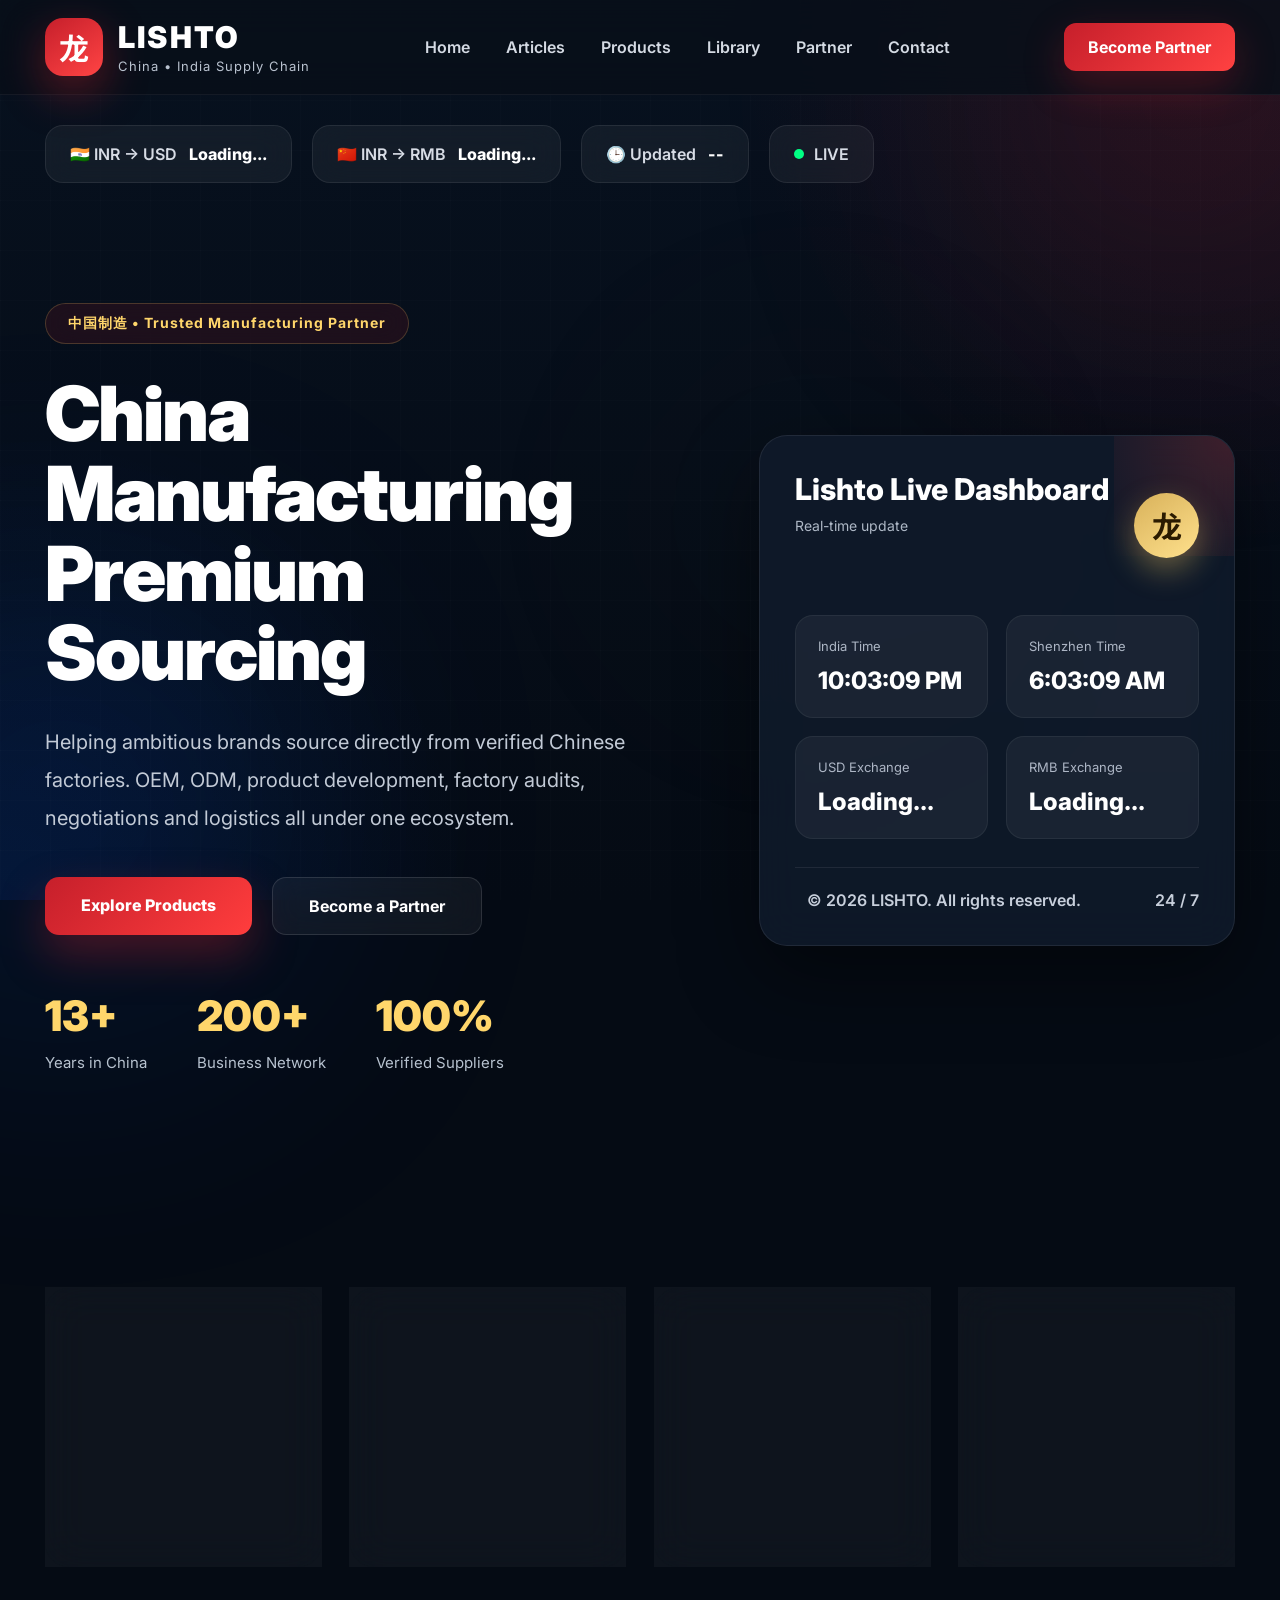
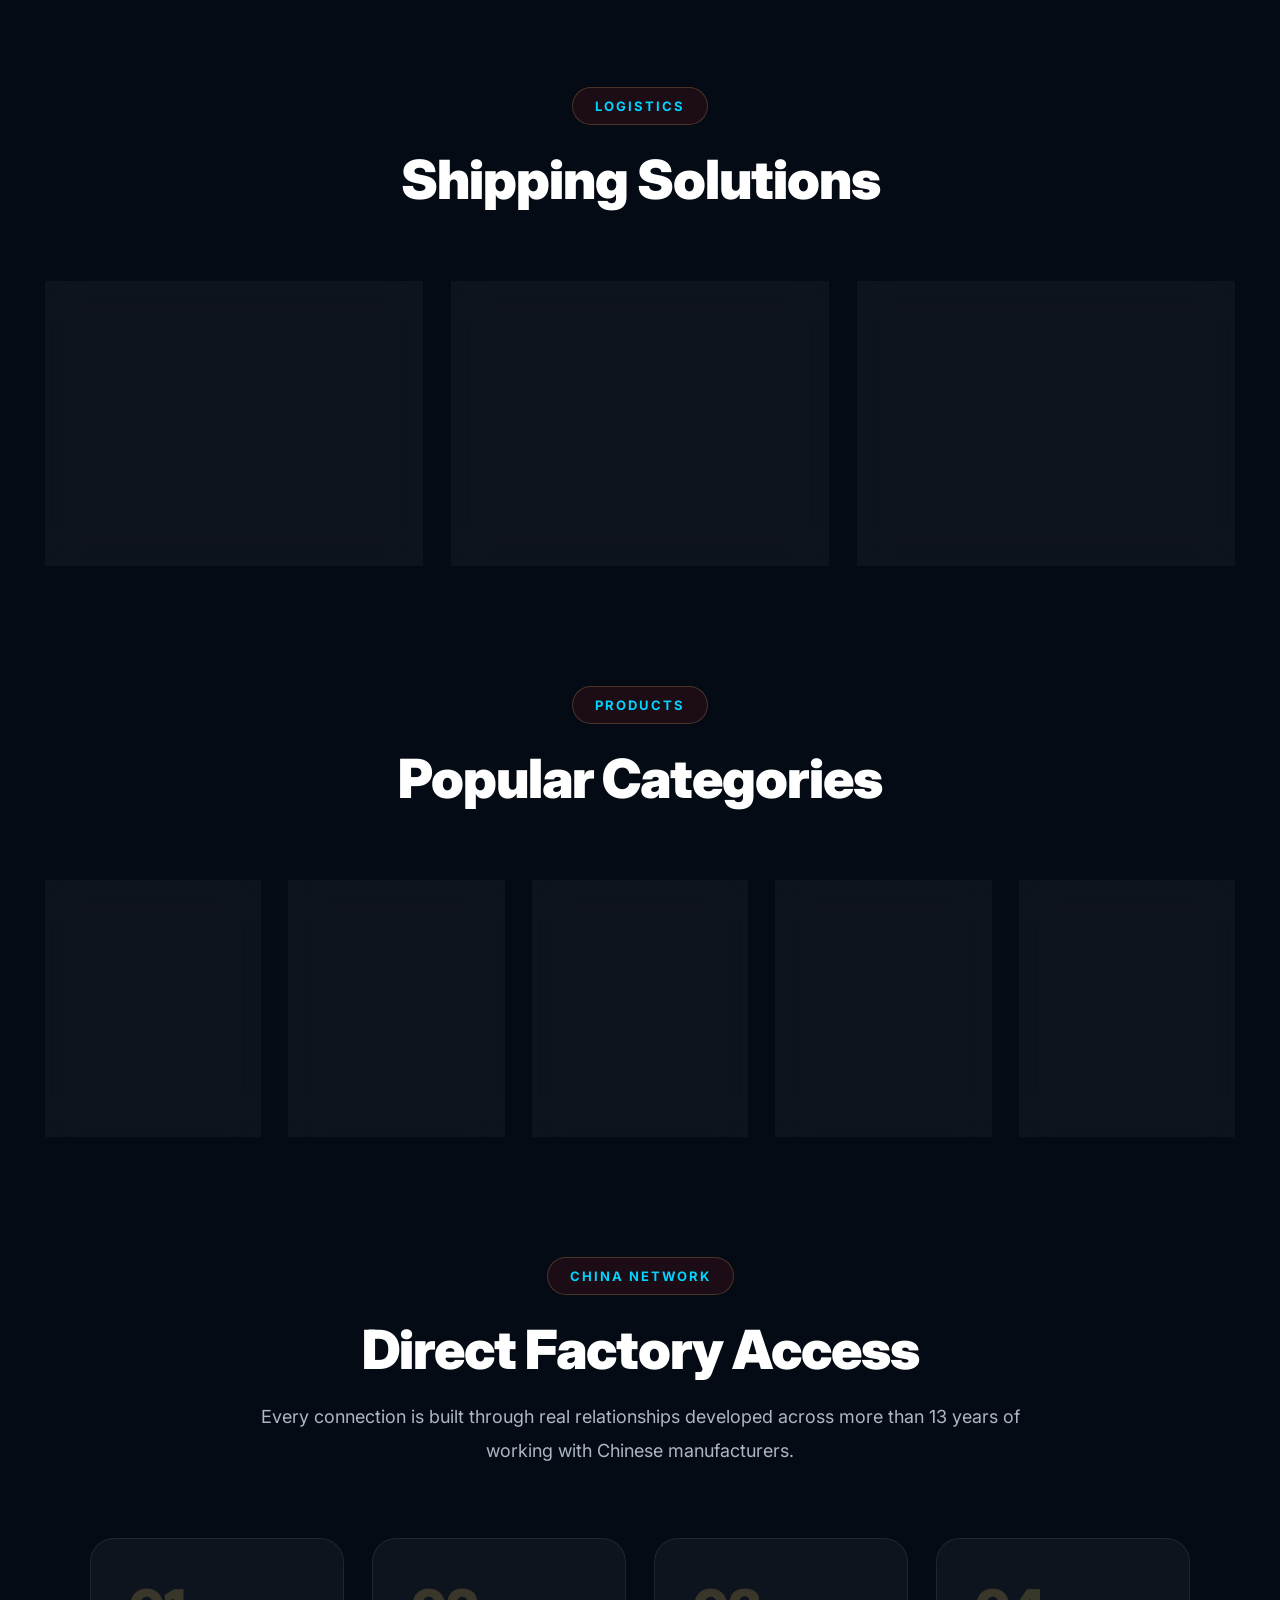
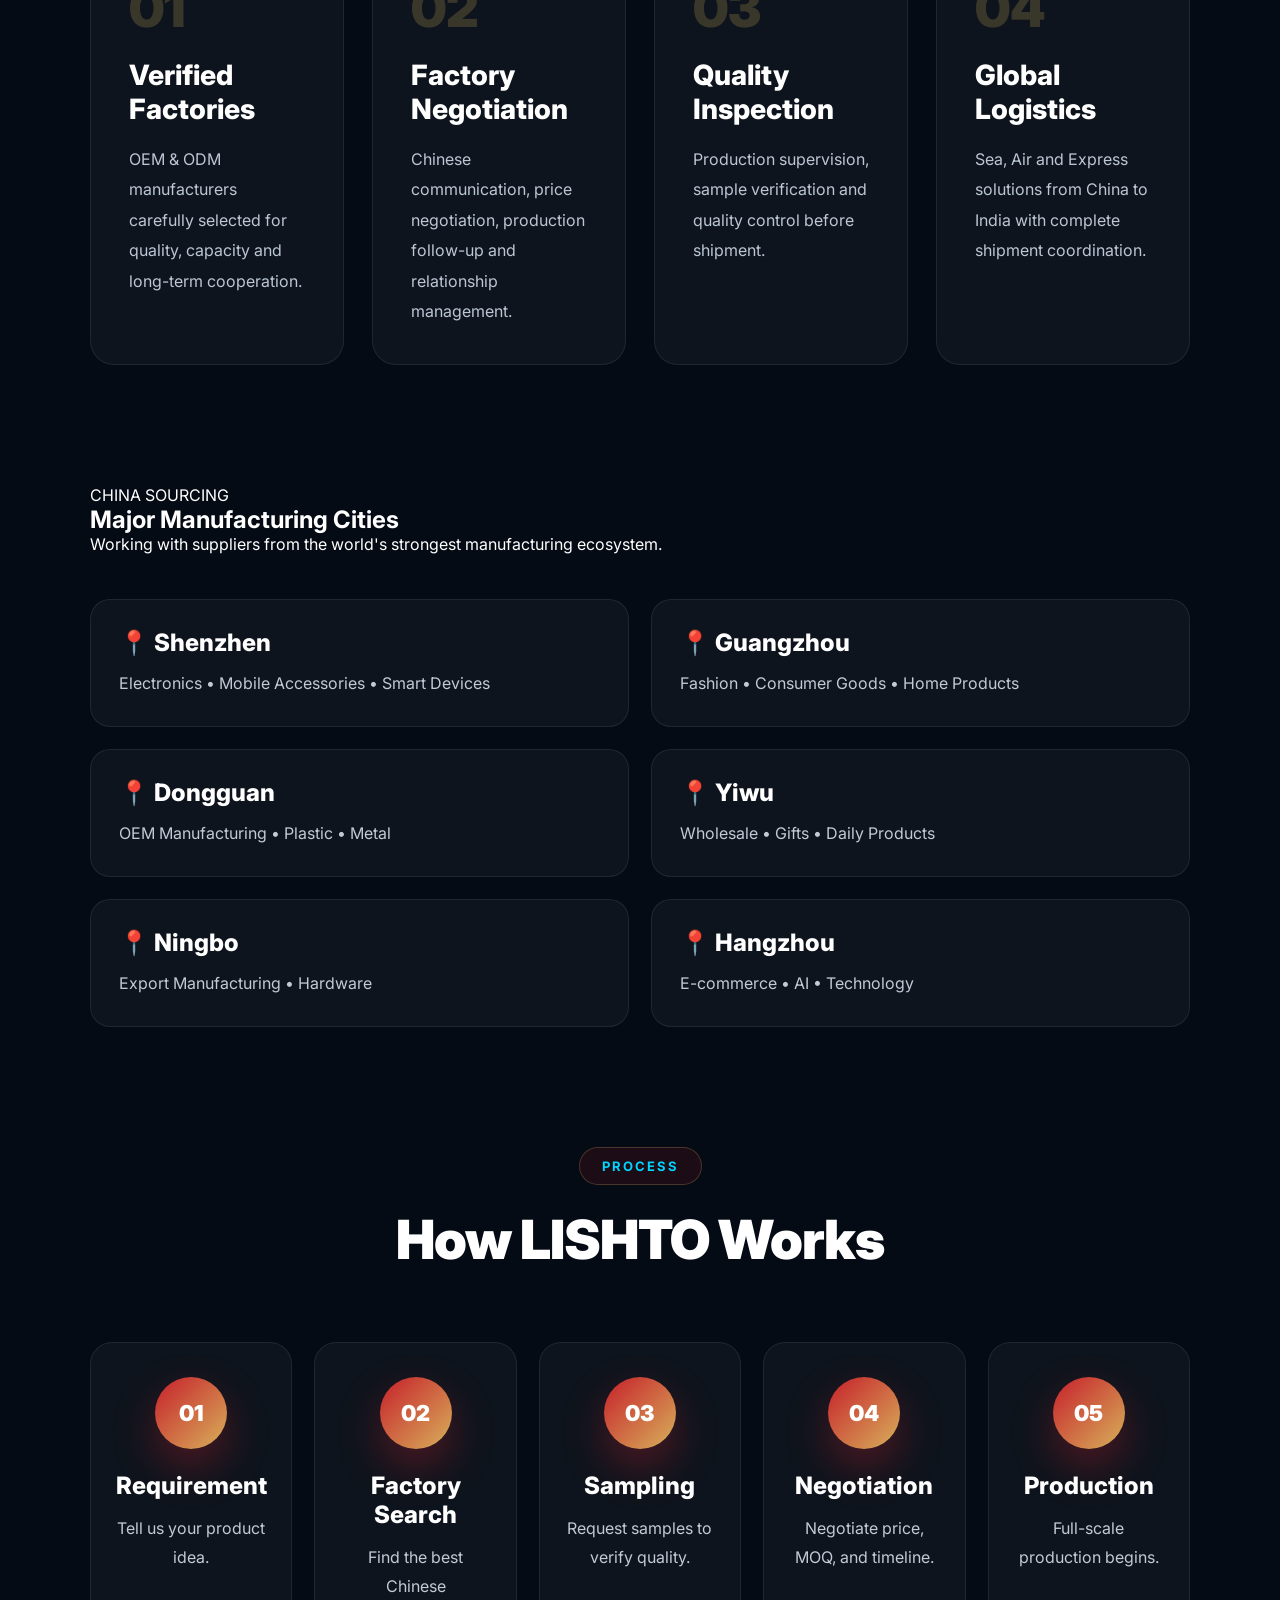
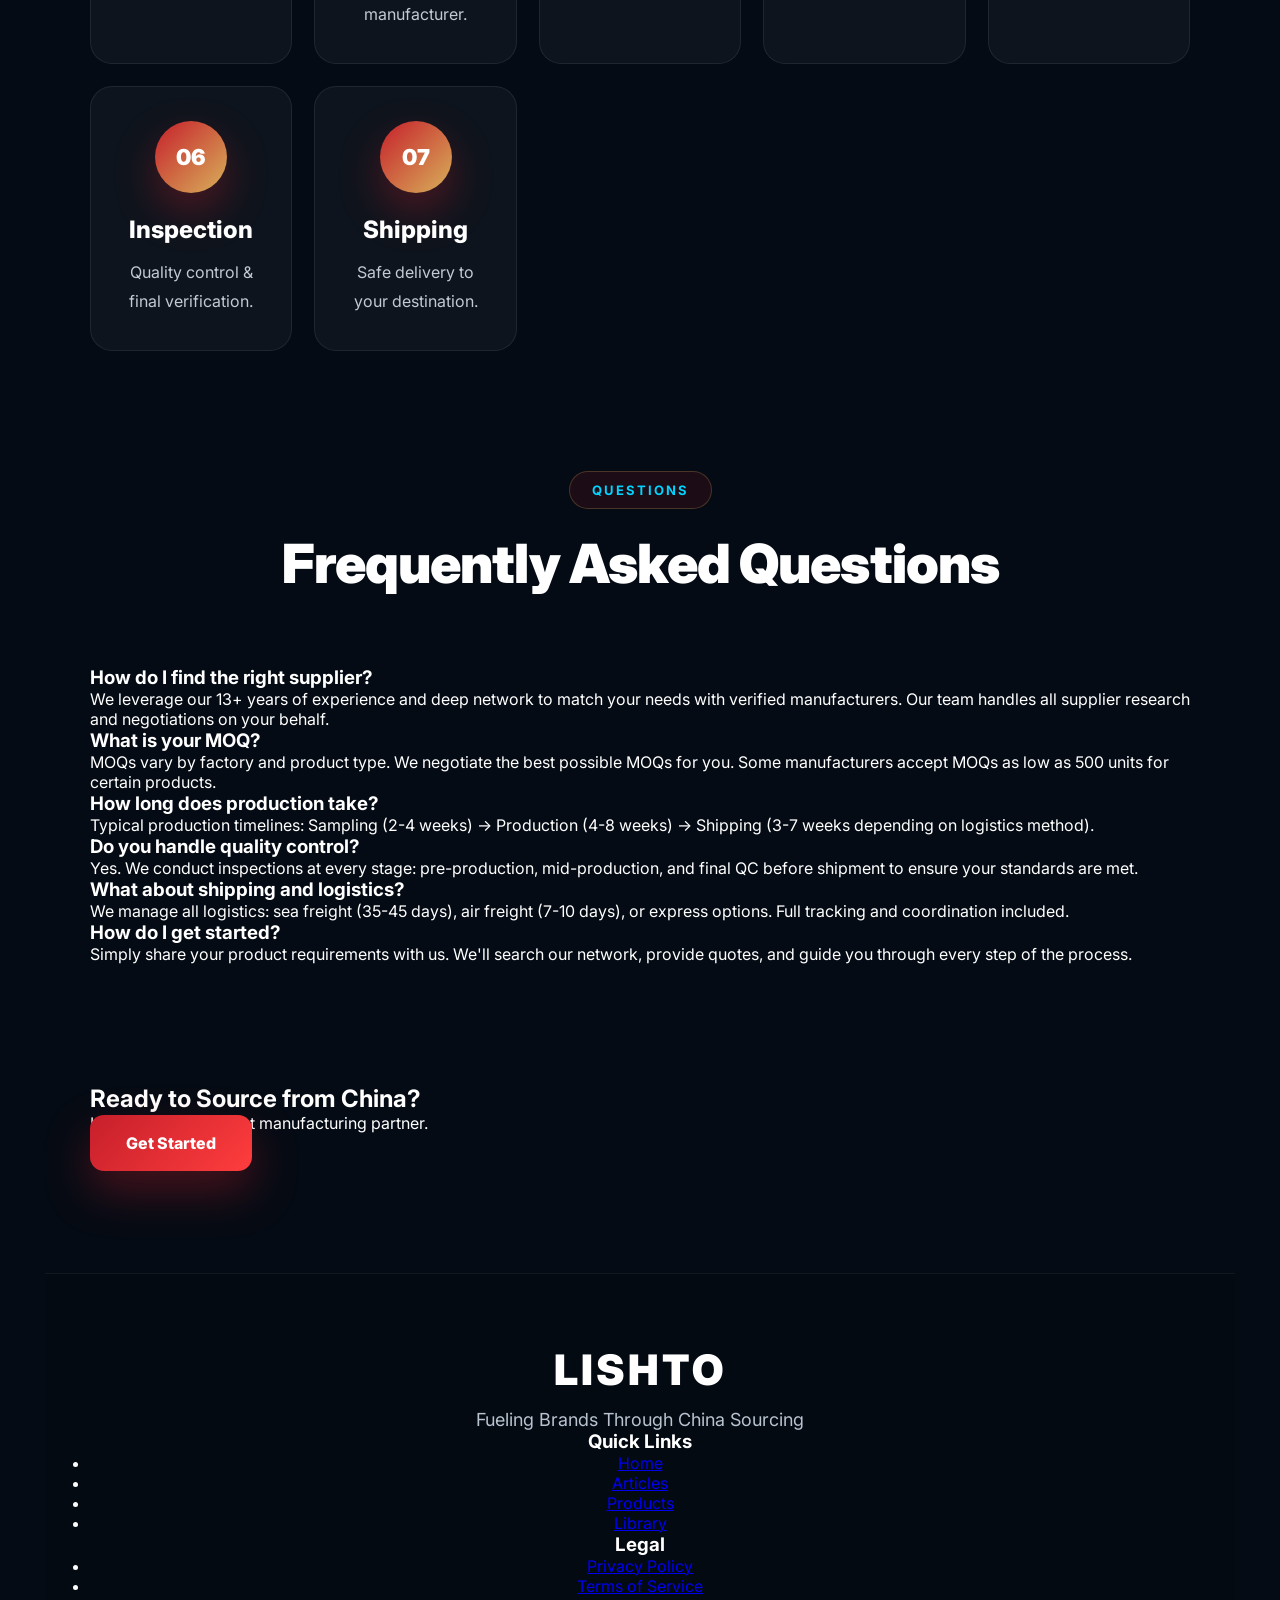
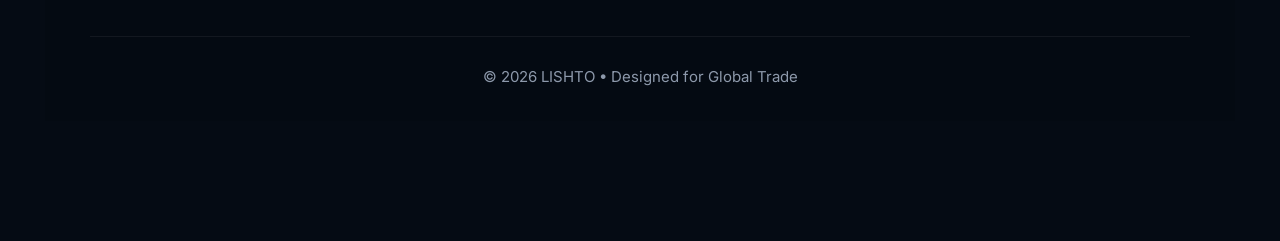
<file: index.html>
<!DOCTYPE html>
<html lang="en">

<head>

<meta charset="UTF-8">
<meta name="viewport" content="width=device-width, initial-scale=1.0">

<title>LISHTO | China Sourcing Platform</title>

<link rel="preconnect" href="https://fonts.googleapis.com">
<link rel="preconnect" href="https://fonts.gstatic.com" crossorigin>

<link href="https://fonts.googleapis.com/css2?family=Inter:wght@300;400;500;600;700;800;900&family=Noto+Sans+SC:wght@400;500;700&display=swap" rel="stylesheet">

<link rel="stylesheet" href="style.css?v=3">

<link rel="stylesheet"
href="https://cdnjs.cloudflare.com/ajax/libs/font-awesome/6.7.2/css/all.min.css">

</head>

<body>

<div class="bg-grid"></div>

<div class="bg-glow glow-1"></div>
<div class="bg-glow glow-2"></div>
<div class="bg-glow glow-3"></div>

<header>

<nav class="navbar">

<a href="#" class="logo">

<div class="logo-icon">

龙

</div>

<div class="logo-text">

<h2>LISHTO</h2>

<span>China • India Supply Chain</span>

</div>

</a>

<ul class="nav-links">

<li><a href="index.html" class="active">Home</a></li>

<li><a href="articles.html">Articles</a></li>

<li><a href="products.html">Products</a></li>

<li><a href="Library.html">Library</a></li>

<li><a href="partner.html">Partner</a></li>

<li><a href="contact.html">Contact</a></li>

</ul>

<a href="partner.html" class="nav-btn">

Become Partner

</a>

</nav>

</header>

<section class="market-strip">

<div class="ticker">

<div class="ticker-item">

🇮🇳 INR → USD

<span id="usdRate">

Loading...

</span>

</div>

<div class="ticker-item">

🇨🇳 INR → RMB

<span id="cnyRate">

Loading...

</span>

</div>

<div class="ticker-item">

🕒 Updated

<span id="updatedTime">

--

</span>

</div>

<div class="ticker-item live">

<div class="live-dot"></div>

LIVE

</div>

</div>

</section>

<section class="hero">

<div class="hero-left">

<div class="hero-badge">

<span>

中国制造 • Trusted Manufacturing Partner

</span>

</div>

<h1>

China Manufacturing

Premium Sourcing

</span>

</h1>

<p>

Helping ambitious brands source directly from verified Chinese factories.

OEM, ODM, product development, factory audits, negotiations and logistics

all under one ecosystem.

</p>

<div class="hero-buttons">

<a href="products.html" class="btn-primary">

Explore Products

</a>

<a href="partner.html" class="btn-secondary">

Become a Partner

</a>

</div>

<div class="hero-stats">

<div>

<h3>

13+

</h3>

<p>

Years in China

</p>

</div>

<div>

<h3>

200+

</h3>

<p>

Business Network

</p>

</div>

<div>

<h3>

100%

</h3>

<p>

Verified Suppliers

</p>

</div>

</div>

</div>

<div class="hero-right">

<div class="dashboard">

<div class="dashboard-header">

<div>

<h2>

Lishto Live Dashboard

</h2>

<p>

Real-time update

</p>

</div>

<div class="china-circle">

龙

</div>

</div>

<div class="dashboard-grid">

<div class="dashboard-card">

<span>

India Time

</span>

<h3 id="indiaClock">

Loading...

</h3>

</div>

<div class="dashboard-card">

<span>

Shenzhen Time

</span>

<h3 id="chinaClock">

Loading...

</h3>

</div>

<div class="dashboard-card">

<span>

USD Exchange

</span>

<h3 id="dashboardUsd">

Loading...

</h3>

</div>

<div class="dashboard-card">

<span>

RMB Exchange

</span>

<h3 id="dashboardCny">

Loading...

</h3>

</div>

</div>

<div class="dashboard-footer">

<div>

<div class="pulse"></div>

© 2026 LISHTO. All rights reserved.

</div>

<div>

24 / 7

</div>

</div>

</div>

</div>

</section>

<section class="stats">

<div class="stat-card">

<div class="stat-icon">

🏭

</div>

<h2 id="count1">

13+

</h2>

<p>

Years Experience

</p>

</div>

<div class="stat-card">

<div class="stat-icon">

🤝

</div>

<h2 id="count2">

200+

</h2>

<p>

Chinese Connections

</p>

</div>

<div class="stat-card">

<div class="stat-icon">

⚙️

</div>

<h2>

OEM

</h2>

<p>

Manufacturing

</p>

</div>

<div class="stat-card">

<div class="stat-icon">

🚢

</div>

<h2>

Import

</h2>

<p>

China → India

</p>

</div>

</section>


<section class="shipping">

<div class="section-title">

<span>

LOGISTICS

</span>

<h2>

Shipping Solutions

</h2>

</div>

<div class="shipping-grid">

<div class="ship-card">

<div class="ship-icon">

🚢

</div>

<h3>

Sea Freight

</h3>

<p>

35–45 Days

</p>

</div>

<div class="ship-card">

<div class="ship-icon">

✈️

</div>

<h3>

Air Freight

</h3>

<p>

7–10 Days

</p>

</div>

<div class="ship-card">

<div class="ship-icon">

📦

</div>

<h3>

Express

</h3>

<p>

3–7 Days

</p>

</div>

</div>

</section>

<section class="category">

<div class="section-title">

<span>

PRODUCTS

</span>

<h2>

Popular Categories

</h2>

</div>

<div class="category-grid">

<a href="mobile.html" class="category-card">

<div>

📱

</div>

<span>

Mobile Accessories

</span>

</a>

<a href="#" class="category-card">

<div>

💻

</div>

<span>

Computer Accessories

</span>

</a>

<a href="#" class="category-card">

<div>

⌚

</div>

<span>

Wearables

</span>

</a>

<a href="#" class="category-card">

<div>

🧸

</div>

<span>

Toys

</span>

</a>

<a href="#" class="category-card">

<div>

👕

</div>

<span>

Clothing

</span>

</a>

</div>


<script src="script.js"></script>

</body>

</html>
<!-- PART 2 -->

<section class="china-network">

<div class="section-title">

<span>CHINA NETWORK</span>

<h2>Direct Factory Access</h2>

<p>

Every connection is built through real relationships developed across more than
13 years of working with Chinese manufacturers.

</p>

</div>

<div class="network-grid">

<div class="network-card">

<div class="network-number">

01

</div>

<h3>

Verified Factories

</h3>

<p>

OEM & ODM manufacturers carefully selected for quality,
capacity and long-term cooperation.

</p>

</div>

<div class="network-card">

<div class="network-number">

02

</div>

<h3>

Factory Negotiation

</h3>

<p>

Chinese communication, price negotiation,
production follow-up and relationship management.

</p>

</div>

<div class="network-card">

<div class="network-number">

03

</div>

<h3>

Quality Inspection

</h3>

<p>

Production supervision,
sample verification and quality control before shipment.

</p>

</div>

<div class="network-card">

<div class="network-number">

04

</div>

<h3>

Global Logistics

</h3>

<p>

Sea, Air and Express solutions from China
to India with complete shipment coordination.

</p>

</div>

</div>

</section>


<section class="china-map">

<div class="map-left">

<span class="mini-title">

CHINA SOURCING

</span>

<h2>

Major Manufacturing Cities

</h2>

<p>

Working with suppliers from the world's strongest manufacturing ecosystem.

</p>

</div>

<div class="map-right">

<div class="city-card">

<h3>

📍 Shenzhen

</h3>

<p>

Electronics • Mobile Accessories • Smart Devices

</p>

</div>

<div class="city-card">

<h3>

📍 Guangzhou

</h3>

<p>

Fashion • Consumer Goods • Home Products

</p>

</div>

<div class="city-card">

<h3>

📍 Dongguan

</h3>

<p>

OEM Manufacturing • Plastic • Metal

</p>

</div>

<div class="city-card">

<h3>

📍 Yiwu

</h3>

<p>

Wholesale • Gifts • Daily Products

</p>

</div>

<div class="city-card">

<h3>

📍 Ningbo

</h3>

<p>

Export Manufacturing • Hardware

</p>

</div>

<div class="city-card">

<h3>

📍 Hangzhou

</h3>

<p>

E-commerce • AI • Technology

</p>

</div>

</div>

</section>


<section class="timeline">

<div class="section-title">

<span>

PROCESS

</span>

<h2>

How LISHTO Works

</h2>

</div>

<div class="timeline-grid">

<div class="timeline-card">

<div class="step">

01

</div>

<h3>

Requirement

</h3>

<p>

Tell us your product idea.

</p>

</div>

<div class="timeline-card">

<div class="step">

02

</div>

<h3>

Factory Search

</h3>

<p>

Find the best Chinese manufacturer.

</p>

</div>

<div class="timeline-card">

<div class="step">

03

</div>

<h3>

Sampling

</h3>

<p>

Request samples to verify quality.

</p>

</div>

<div class="timeline-card">

<div class="step">

04

</div>

<h3>

Negotiation

</h3>

<p>

Negotiate price, MOQ, and timeline.

</p>

</div>

<div class="timeline-card">

<div class="step">

05

</div>

<h3>

Production

</h3>

<p>

Full-scale production begins.

</p>

</div>

<div class="timeline-card">

<div class="step">

06

</div>

<h3>

Inspection

</h3>

<p>

Quality control & final verification.

</p>

</div>

<div class="timeline-card">

<div class="step">

07

</div>

<h3>

Shipping

</h3>

<p>

Safe delivery to your destination.

</p>

</div>

</div>

</section>

<section class="faq">

<div class="section-title">

<span>QUESTIONS</span>

<h2>Frequently Asked Questions</h2>

</div>

<div class="faq-grid">

<div class="faq-card">

<h3>How do I find the right supplier?</h3>

<p>We leverage our 13+ years of experience and deep network to match your needs with verified manufacturers. Our team handles all supplier research and negotiations on your behalf.</p>

</div>

<div class="faq-card">

<h3>What is your MOQ?</h3>

<p>MOQs vary by factory and product type. We negotiate the best possible MOQs for you. Some manufacturers accept MOQs as low as 500 units for certain products.</p>

</div>

<div class="faq-card">

<h3>How long does production take?</h3>

<p>Typical production timelines: Sampling (2-4 weeks) → Production (4-8 weeks) → Shipping (3-7 weeks depending on logistics method).</p>

</div>

<div class="faq-card">

<h3>Do you handle quality control?</h3>

<p>Yes. We conduct inspections at every stage: pre-production, mid-production, and final QC before shipment to ensure your standards are met.</p>

</div>

<div class="faq-card">

<h3>What about shipping and logistics?</h3>

<p>We manage all logistics: sea freight (35-45 days), air freight (7-10 days), or express options. Full tracking and coordination included.</p>

</div>

<div class="faq-card">

<h3>How do I get started?</h3>

<p>Simply share your product requirements with us. We'll search our network, provide quotes, and guide you through every step of the process.</p>

</div>

</div>

</section>

<section class="cta">

<h2>Ready to Source from China?</h2>

<p>Let's find your perfect manufacturing partner.</p>

<a href="contact.html" class="btn-primary">Get Started</a>

</section>

<footer>

<div class="footer-top">

<div>

<h2>LISHTO</h2>

<p>Fueling Brands Through China Sourcing</p>

</div>

<div>

<h3>Quick Links</h3>

<ul>

<li><a href="index.html">Home</a></li>

<li><a href="articles.html">Articles</a></li>

<li><a href="products.html">Products</a></li>

<li><a href="Library.html">Library</a></li>

</ul>

</div>

<div>

<h3>Legal</h3>

<ul>

<li><a href="#">Privacy Policy</a></li>

<li><a href="#">Terms of Service</a></li>

</ul>

</div>

</div>

<div class="footer-bottom">

© 2026 LISHTO • Designed for Global Trade

</div>

</footer>

</body>

</html>
</file>
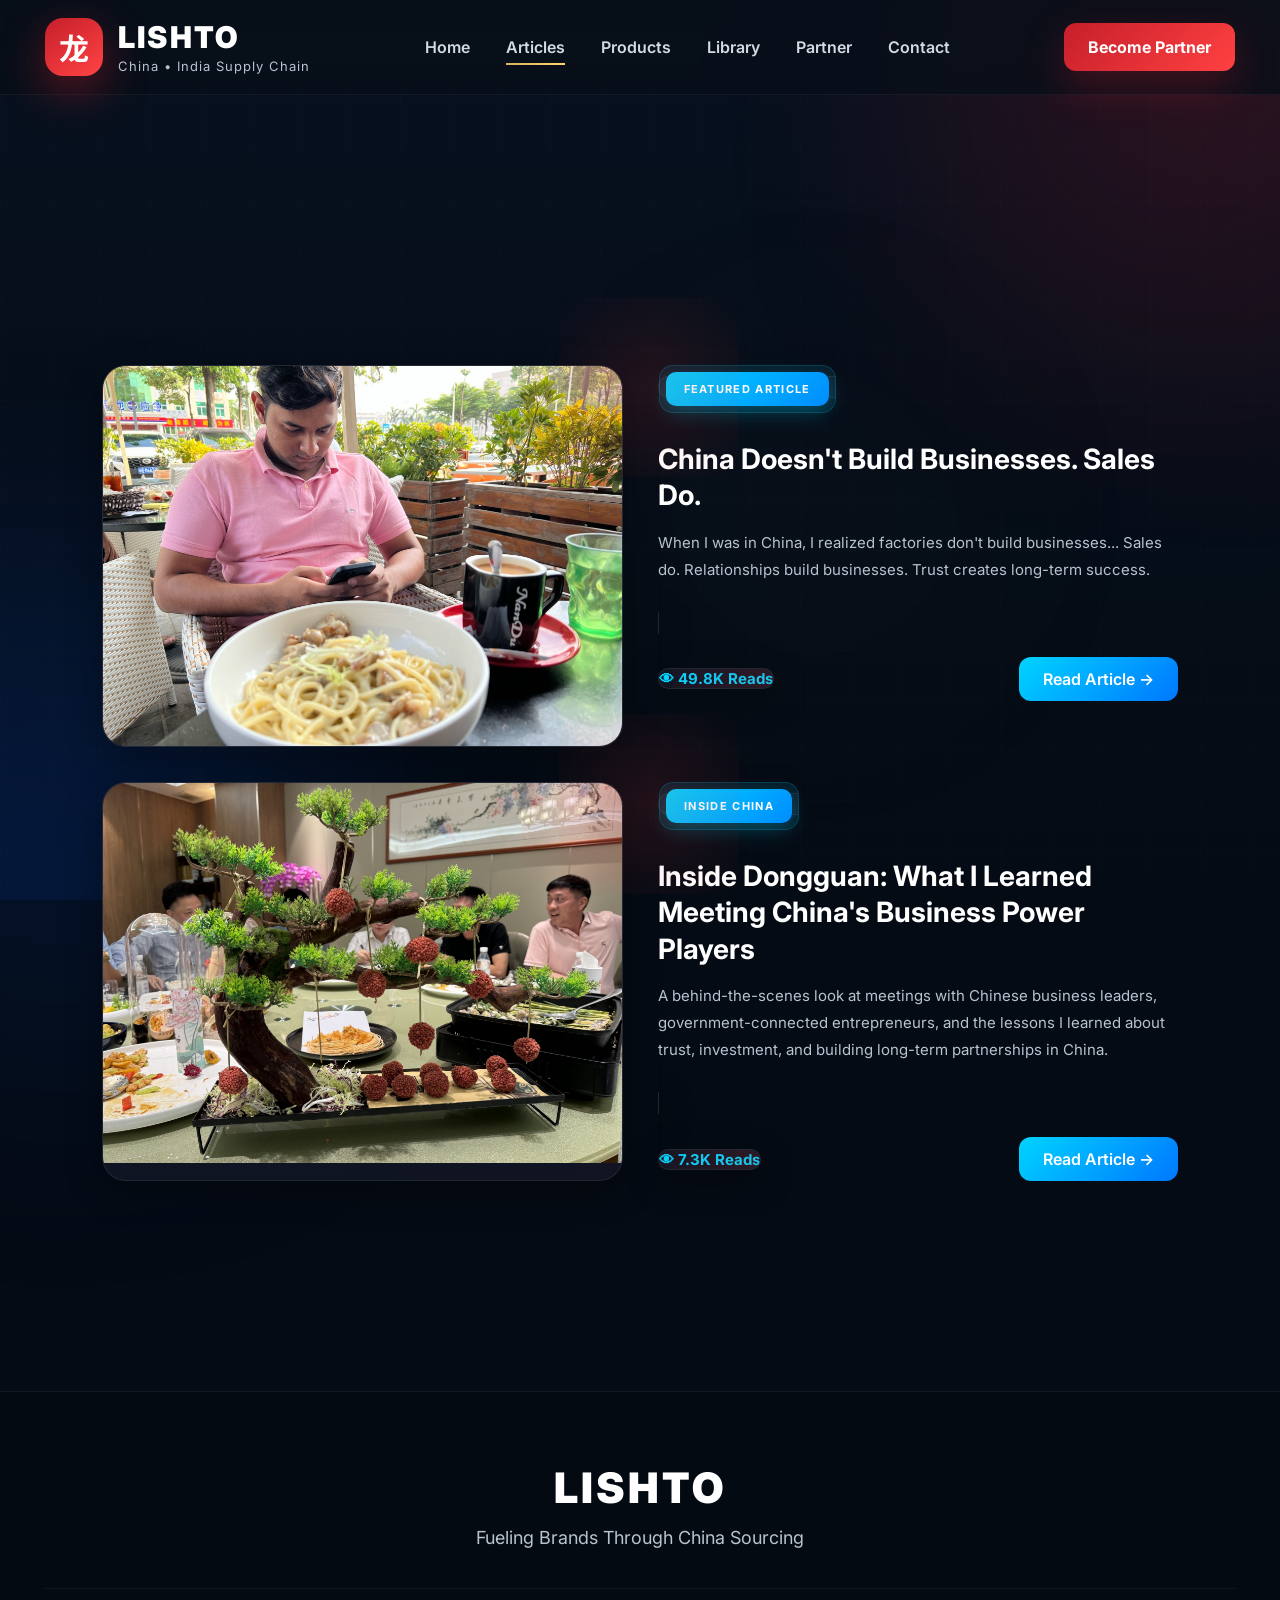
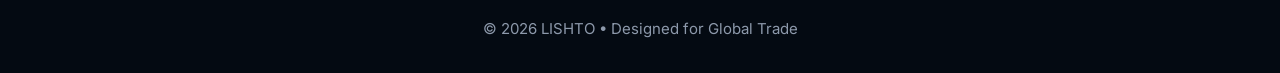
<file: articles.html>
<!DOCTYPE html>
<html lang="en">

<head>

<meta charset="UTF-8">
<meta name="viewport" content="width=device-width, initial-scale=1.0">

<title>Articles | LISHTO</title>

<link rel="preconnect" href="https://fonts.googleapis.com">
<link rel="preconnect" href="https://fonts.gstatic.com" crossorigin>

<link href="https://fonts.googleapis.com/css2?family=Inter:wght@300;400;500;600;700;800;900&family=Noto+Sans+SC:wght@400;500;700&display=swap" rel="stylesheet">

<link rel="stylesheet" href="style.css?v=2">

<link rel="stylesheet"
href="https://cdnjs.cloudflare.com/ajax/libs/font-awesome/6.7.2/css/all.min.css">

</head>

<body>

<div class="bg-grid"></div>

<div class="bg-glow glow-1"></div>
<div class="bg-glow glow-2"></div>
<div class="bg-glow glow-3"></div>

<header>

<nav class="navbar">

<a href="index.html" class="logo">

<div class="logo-icon">
龙
</div>

<div class="logo-text">
<h2>LISHTO</h2>
<span>China • India Supply Chain</span>
</div>

</a>

<ul class="nav-links">

<li><a href="index.html">Home</a></li>
<li><a href="articles.html" class="active">Articles</a></li>
<li><a href="products.html">Products</a></li>
<li><a href="Library.html">Library</a></li>
<li><a href="partner.html">Partner</a></li>
<li><a href="contact.html">Contact</a></li>

</ul>

<a href="partner.html" class="nav-btn">
Become Partner
</a>

</nav>

</header>


<section class="news">


<div class="news-grid">
  <a href="china-doesnt-build-businesses-sales-do.html" class="news-card">

<img src="1782274346111.jpeg" alt="China Doesn't Build Businesses. Sales Do.">

<div class="news-content">

<div class="hero-badge">
<span>FEATURED ARTICLE</span>
</div>

<h3>
China Doesn't Build Businesses. Sales Do.
</h3>

<p>
When I was in China, I realized factories don't build businesses...
Sales do. Relationships build businesses. Trust creates long-term success.
</p>

<div class="article-meta">

<div class="article-views">
👁 49.8K Reads
</div>

<a href="china-doesnt-build-businesses-sales-do.html" class="read-btn">
Read Article →
</a>

</div>

</div>

</a>

<a href="dongguan-government-meeting-china-business.html" class="news-card">

<img src="dongguan-meeting-8.jpg" alt="Inside Dongguan Business Meeting">

<div class="news-content">

<div class="hero-badge">
<span>INSIDE CHINA</span>
</div>

<h3>
Inside Dongguan: What I Learned Meeting China's Business Power Players
</h3>

<p>
A behind-the-scenes look at meetings with Chinese business leaders, government-connected entrepreneurs, and the lessons I learned about trust, investment, and building long-term partnerships in China.
</p>

<div class="article-meta">

<div class="article-views">
👁 7.3K Reads
</div>

<a href="dongguan-government-meeting-china-business.html" class="read-btn">
Read Article →
</a>

</div>

</div>

</a>

</div>

</section>

<footer>

<div class="footer-top">

<h2>LISHTO</h2>

<p>
Fueling Brands Through China Sourcing 
</p>

</div>

<div class="footer-bottom">

© 2026 LISHTO • Designed for Global Trade

</div>

</footer>

<script src="script.js"></script>

</body>

</html>
</file>
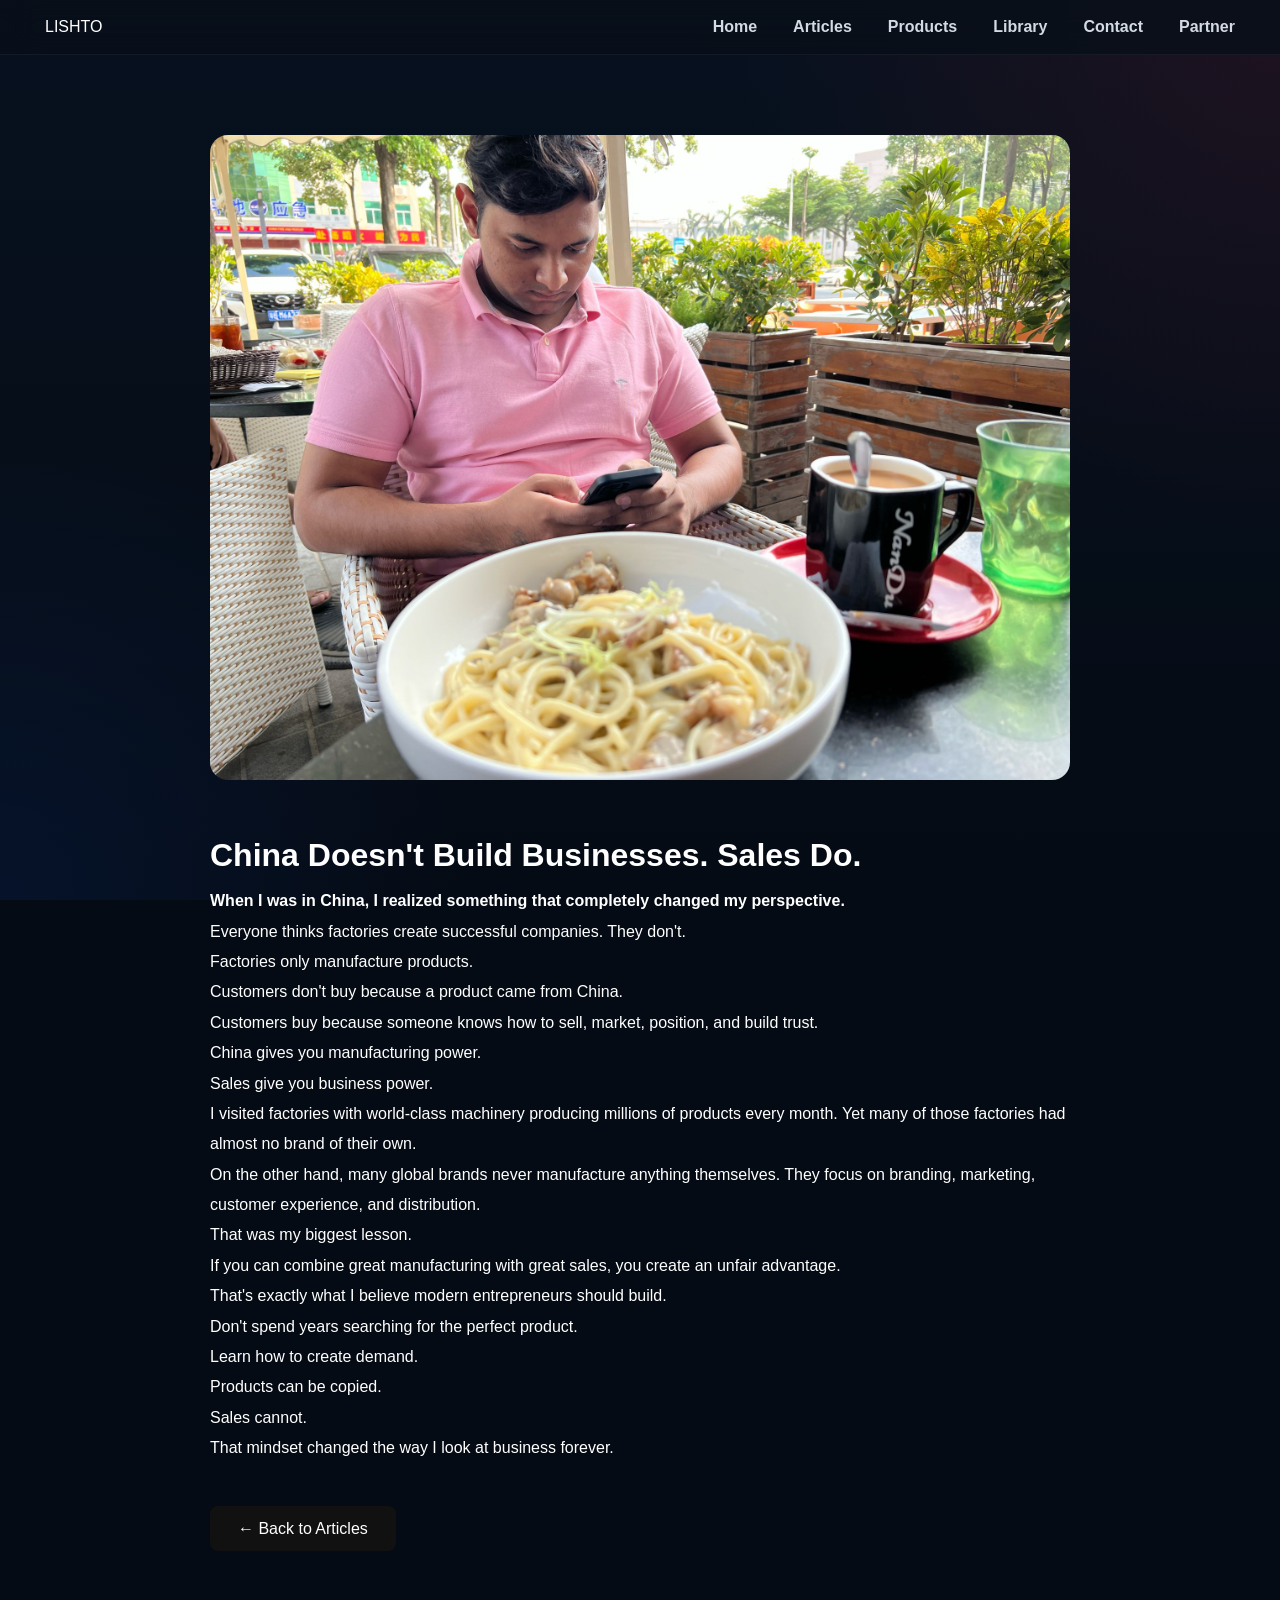
<file: china-doesnt-build-businesses-sales-do.html>
<!DOCTYPE html>
<html lang="en">
<head>
<meta charset="UTF-8">
<meta name="viewport" content="width=device-width, initial-scale=1.0">
<title>China Doesn't Build Businesses. Sales Do. | LISHTO</title>
<link rel="stylesheet" href="style.css">
</head>

<body>

<header>
<nav class="navbar">
<div class="logo">LISHTO</div>

<ul class="nav-links">
<li><a href="index.html">Home</a></li>
<li><a href="articles.html">Articles</a></li>
<li><a href="products.html">Products</a></li>
<li><a href="Library.html">Library</a></li>
<li><a href="contact.html">Contact</a></li>
<li><a href="partner.html">Partner</a></li>
</ul>

</nav>
</header>

<main style="max-width:900px;margin:60px auto;padding:20px;line-height:1.9;">

<img src="1782274346111.jpeg" style="width:100%;border-radius:18px;margin-bottom:35px;">

<h1>China Doesn't Build Businesses. Sales Do.</h1>

<p><strong>When I was in China, I realized something that completely changed my perspective.</strong></p>

<p>Everyone thinks factories create successful companies. They don't.</p>

<p>Factories only manufacture products.</p>

<p>Customers don't buy because a product came from China.</p>

<p>Customers buy because someone knows how to sell, market, position, and build trust.</p>

<p>China gives you manufacturing power.</p>

<p>Sales give you business power.</p>

<p>I visited factories with world-class machinery producing millions of products every month. Yet many of those factories had almost no brand of their own.</p>

<p>On the other hand, many global brands never manufacture anything themselves. They focus on branding, marketing, customer experience, and distribution.</p>

<p>That was my biggest lesson.</p>

<p>If you can combine great manufacturing with great sales, you create an unfair advantage.</p>

<p>That's exactly what I believe modern entrepreneurs should build.</p>

<p>Don't spend years searching for the perfect product.</p>

<p>Learn how to create demand.</p>

<p>Products can be copied.</p>

<p>Sales cannot.</p>

<p>That mindset changed the way I look at business forever.</p>

<div style="margin-top:50px;">
<a href="articles.html" style="background:#111;color:#fff;padding:14px 28px;text-decoration:none;border-radius:8px;">
← Back to Articles
</a>
</div>

</main>

</body>
</html>
</file>
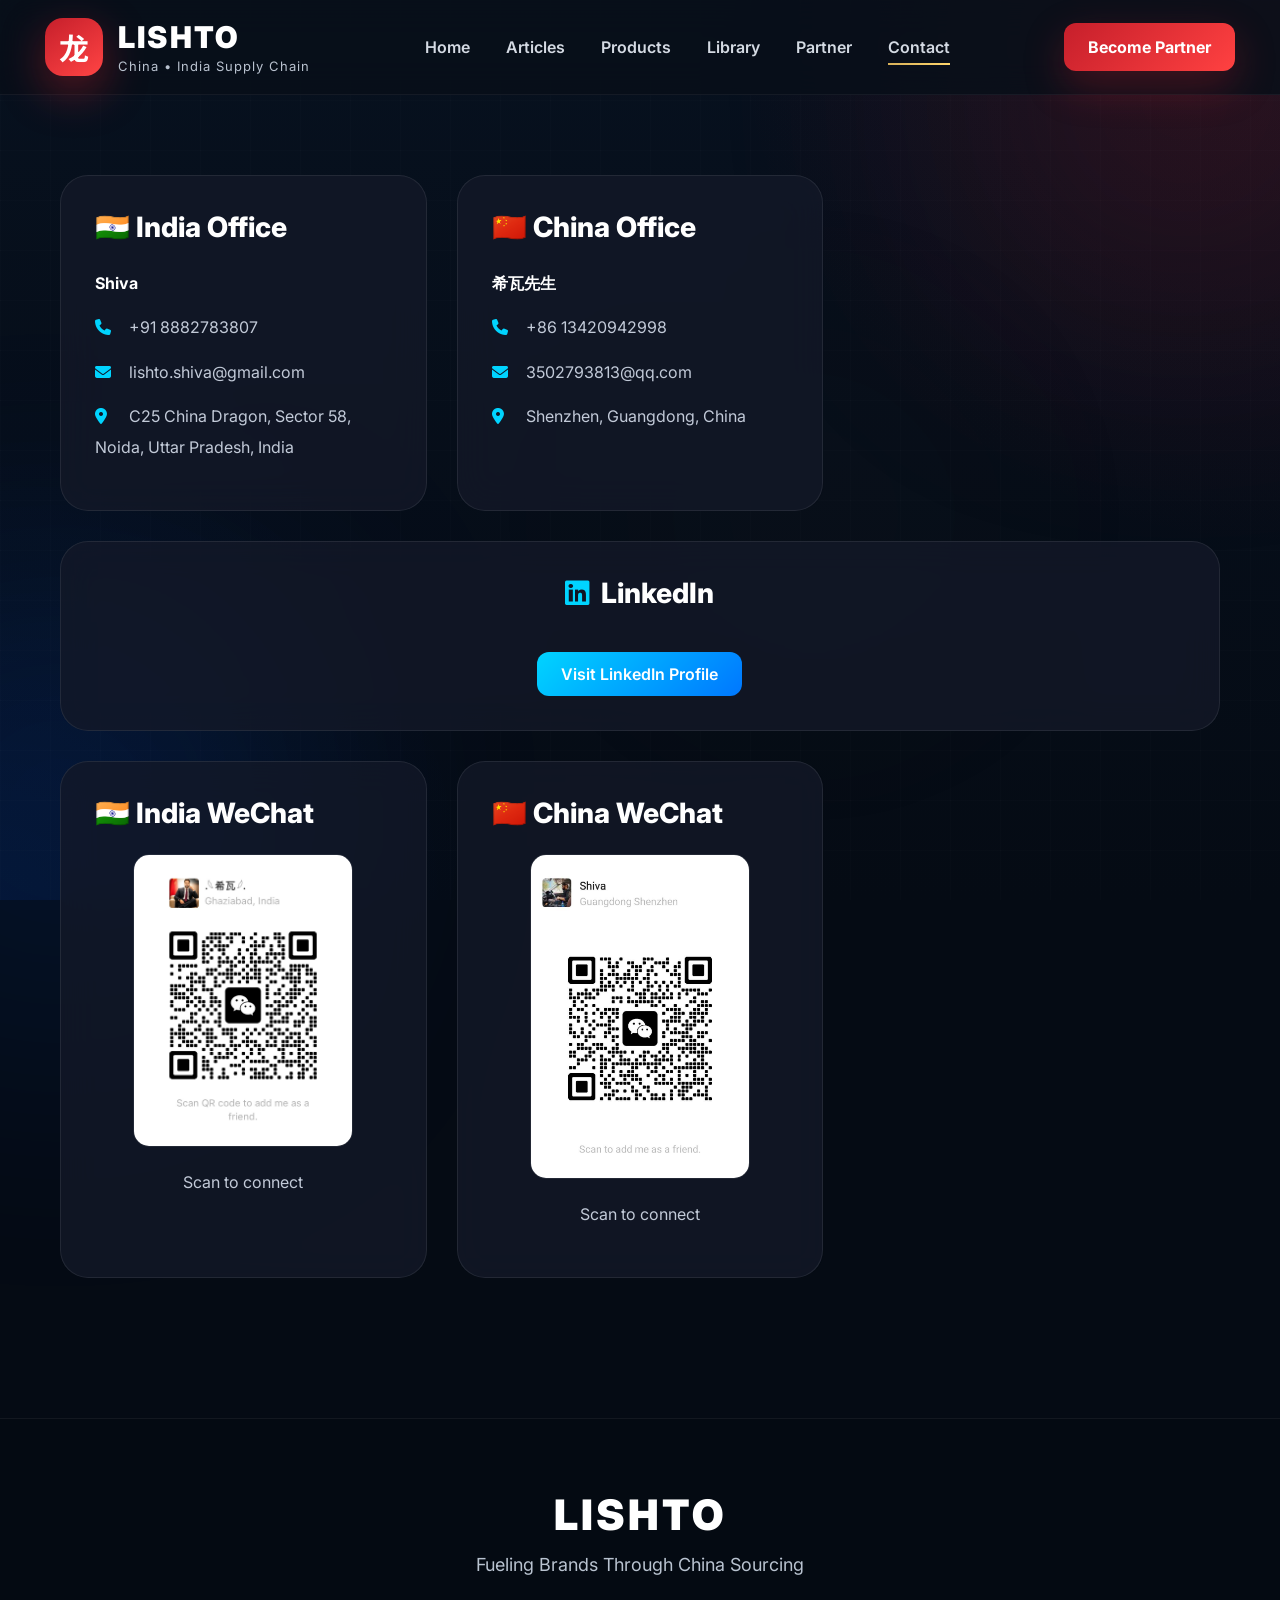
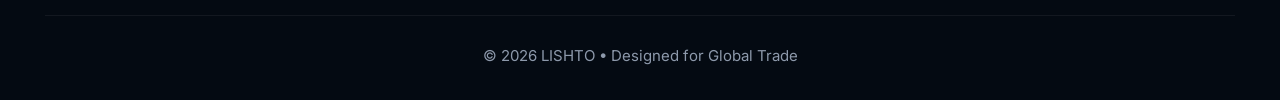
<file: contact.html>
<!DOCTYPE html>
<html lang="en">
<head>
<meta charset="UTF-8">
<meta name="viewport" content="width=device-width,initial-scale=1.0">
<title>Contact | LISHTO</title>
<link rel="preconnect" href="https://fonts.googleapis.com">
<link rel="preconnect" href="https://fonts.gstatic.com" crossorigin>
<link href="https://fonts.googleapis.com/css2?family=Inter:wght@300;400;500;600;700;800;900&family=Noto+Sans+SC:wght@400;500;700&display=swap" rel="stylesheet">
<link rel="stylesheet" href="style.css?v=3">
<link rel="stylesheet" href="https://cdnjs.cloudflare.com/ajax/libs/font-awesome/6.7.2/css/all.min.css">
</head>
<body>
<div class="bg-grid"></div><div class="bg-glow glow-1"></div><div class="bg-glow glow-2"></div><div class="bg-glow glow-3"></div>
<header><nav class="navbar">
<a href="index.html" class="logo"><div class="logo-icon">龙</div><div class="logo-text"><h2>LISHTO</h2><span>China • India Supply Chain</span></div></a>
<ul class="nav-links">
<li><a href="index.html">Home</a></li>
<li><a href="articles.html">Articles</a></li>
<li><a href="products.html">Products</a></li>
<li><a href="Library.html">Library</a></li>
<li><a href="partner.html">Partner</a></li>
<li><a href="contact.html" class="active">Contact</a></li>
</ul>
<a href="partner.html" class="nav-btn">Become Partner</a>
</nav></header>
<main style="max-width:1200px;margin:60px auto;padding:20px;">
<div class="contact-grid">
<div class="contact-card">
<h2>🇮🇳 India Office</h2>
<p><strong>Shiva</strong></p>
<p><i class="fa-solid fa-phone"></i> +91 8882783807</p>
<p><i class="fa-solid fa-envelope"></i> lishto.shiva@gmail.com</p>
<p><i class="fa-solid fa-location-dot"></i> C25 China Dragon, Sector 58, Noida, Uttar Pradesh, India</p>
</div>
<div class="contact-card">
<h2>🇨🇳 China Office</h2>
<p><strong>希瓦先生</strong></p>
<p><i class="fa-solid fa-phone"></i> +86 13420942998</p>
<p><i class="fa-solid fa-envelope"></i> 3502793813@qq.com</p>
<p><i class="fa-solid fa-location-dot"></i> Shenzhen, Guangdong, China</p>
</div>
<div class="contact-card contact-wide">
<h2><i class="fa-brands fa-linkedin"></i> LinkedIn</h2>
<a class="read-btn" href="https://www.linkedin.com/in/shivaind/" target="_blank" rel="noopener noreferrer">Visit LinkedIn Profile</a>
</div>
<div class="contact-card">
<h2>🇮🇳 India WeChat</h2>
<img src="wechat-india.jpg" alt="India WeChat QR" style="width:220px;max-width:100%;display:block;margin:20px auto;border-radius:16px;">
<p style="text-align:center;">Scan to connect</p>
</div>
<div class="contact-card">
<h2>🇨🇳 China WeChat</h2>
<img src="wechat-china.jpg" alt="China WeChat QR" style="width:220px;max-width:100%;display:block;margin:20px auto;border-radius:16px;">
<p style="text-align:center;">Scan to connect</p>
</div>
</div>
</main>
<footer><div class="footer-top"><h2>LISHTO</h2><p>Fueling Brands Through China Sourcing</p></div><div class="footer-bottom">© 2026 LISHTO • Designed for Global Trade</div></footer>

</body></html>
</file>
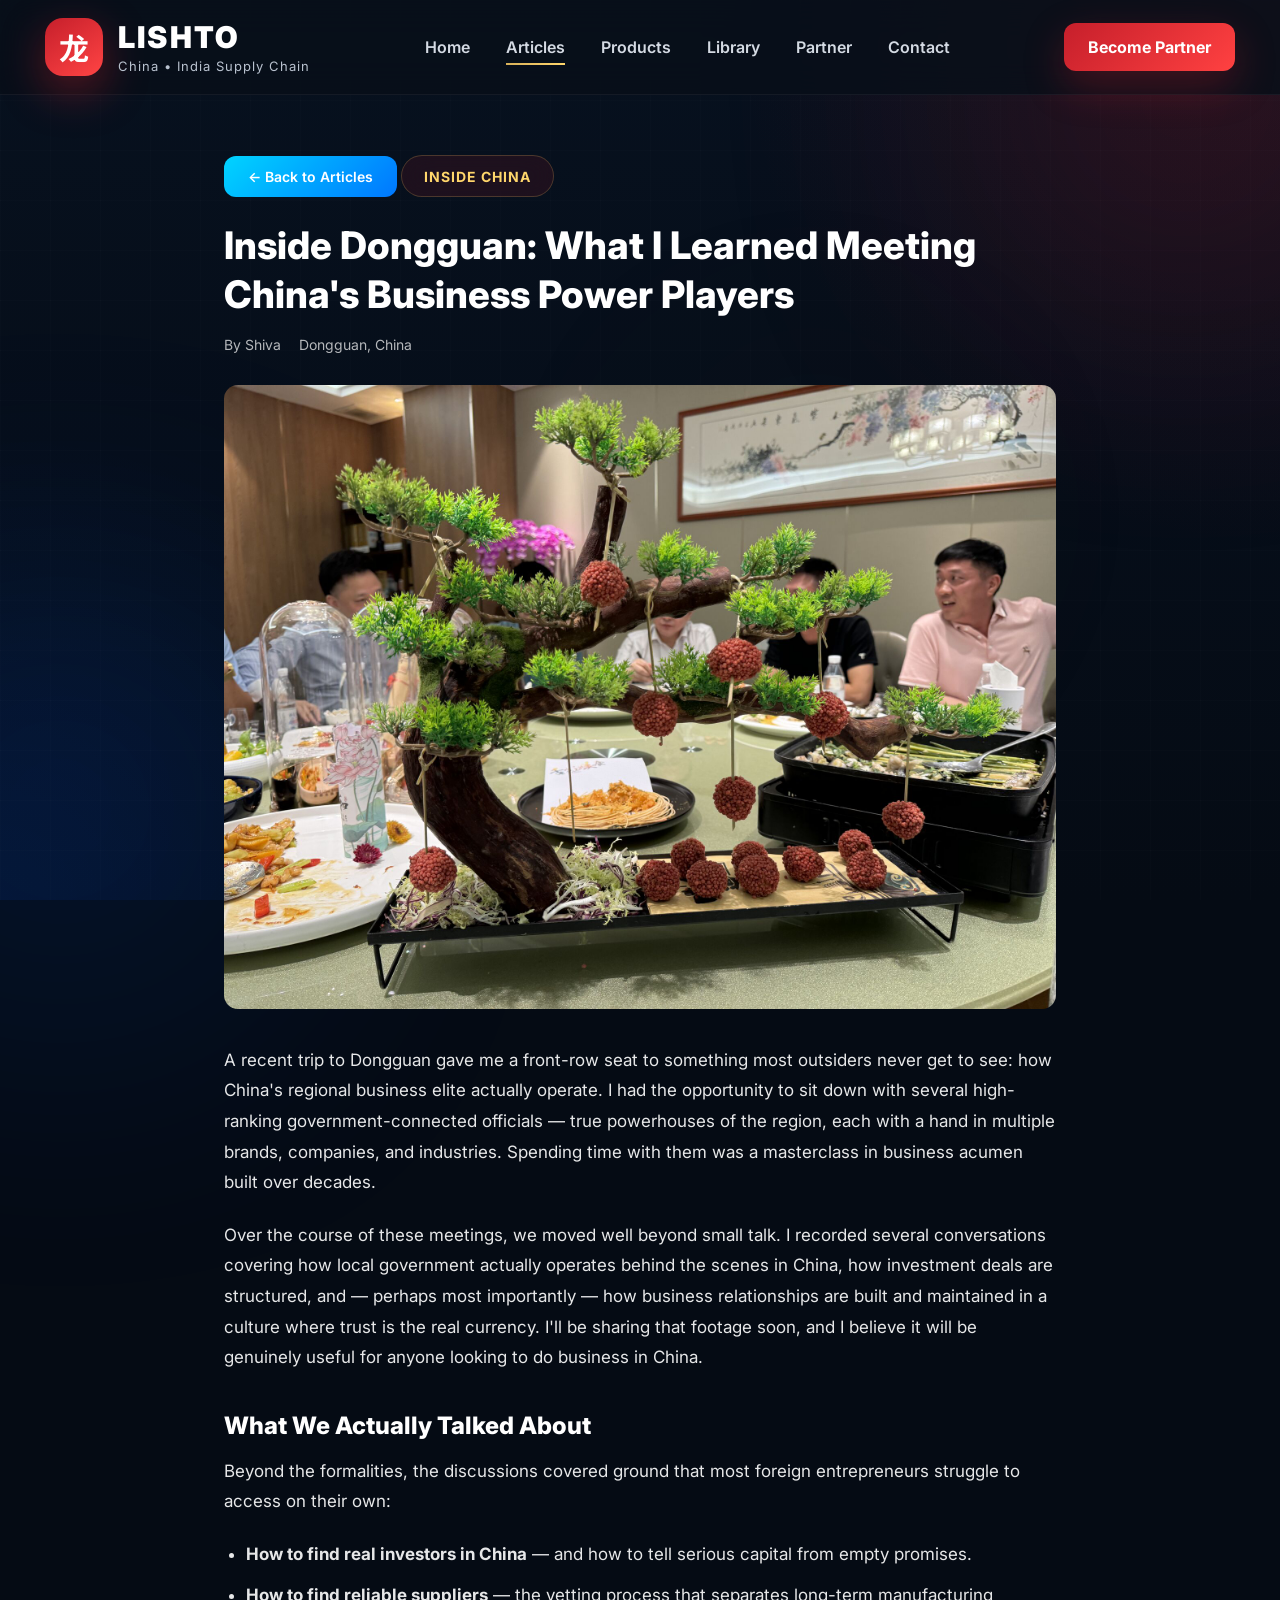
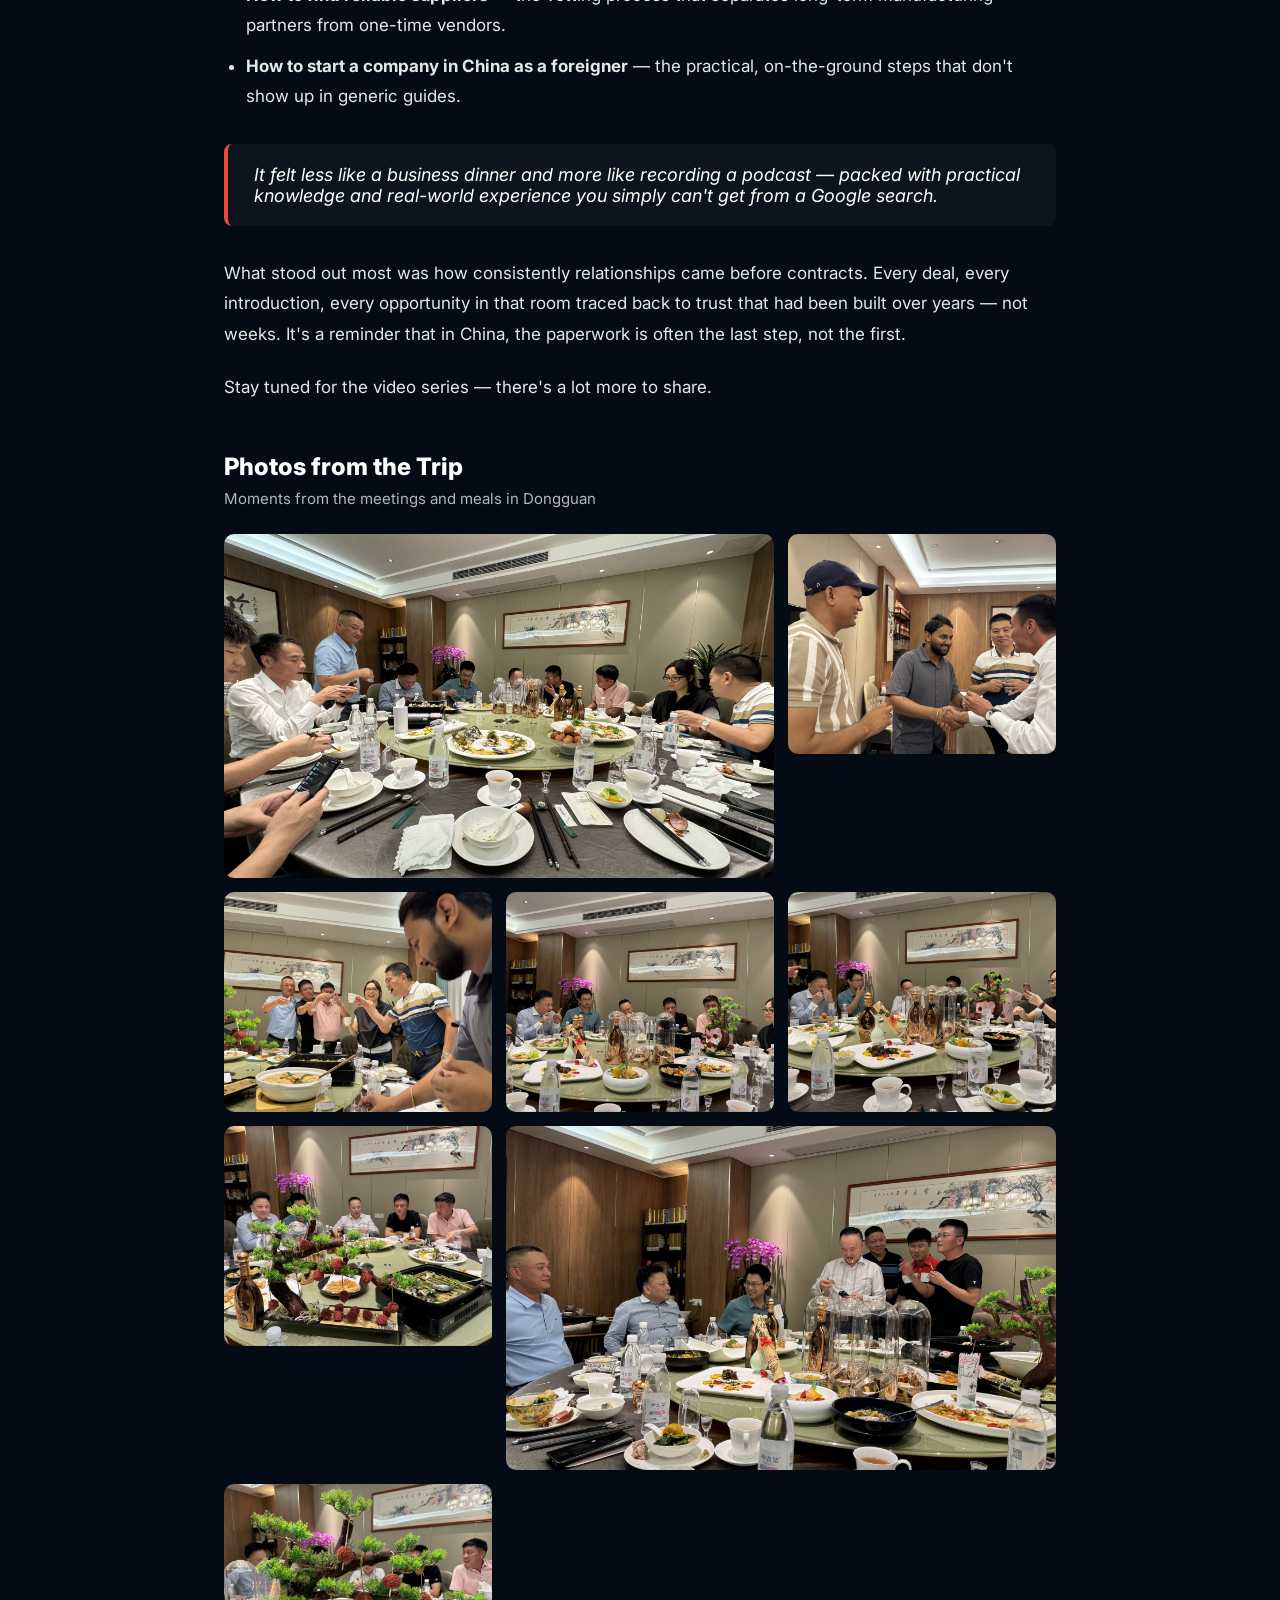
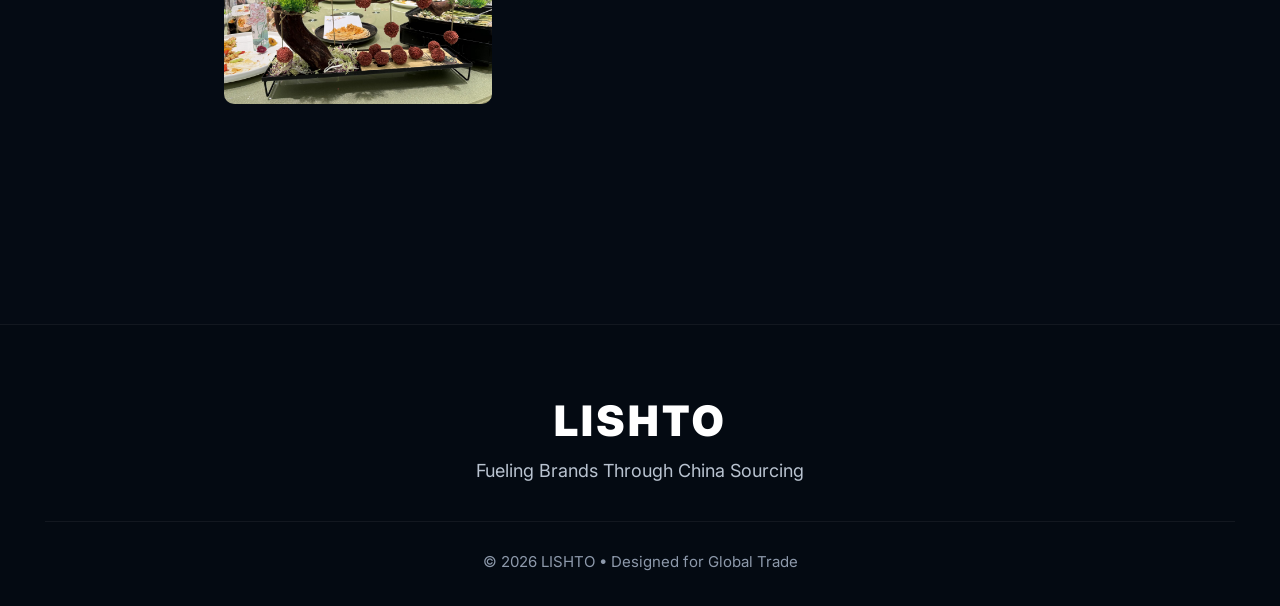
<file: dongguan-government-meeting-china-business.html>
<!DOCTYPE html>
<html lang="en">
<head>
<meta charset="UTF-8">
<meta name="viewport" content="width=device-width, initial-scale=1.0">
<title>Inside Dongguan: Meeting China's Business Power Players | LISHTO</title>
<link rel="preconnect" href="https://fonts.googleapis.com">
<link rel="preconnect" href="https://fonts.gstatic.com" crossorigin>
<link href="https://fonts.googleapis.com/css2?family=Inter:wght@300;400;500;600;700;800;900&family=Noto+Sans+SC:wght@400;500;700&display=swap" rel="stylesheet">
<link rel="stylesheet" href="style.css?v=2">
<link rel="stylesheet"
href="https://cdnjs.cloudflare.com/ajax/libs/font-awesome/6.7.2/css/all.min.css">
<style>
  .article-wrap{
    max-width:880px;
    margin:0 auto;
    padding:60px 24px 100px;
  }
  .article-wrap .back-link{
    display:inline-block;
    margin-bottom:24px;
    font-weight:600;
    font-size:14px;
  }
  .article-wrap .hero-badge{
    display:inline-block;
    margin-bottom:18px;
  }
  .article-wrap h1{
    font-size:38px;
    font-weight:800;
    line-height:1.3;
    margin-bottom:16px;
  }
  .article-wrap .article-meta-top{
    opacity:0.7;
    font-size:14px;
    margin-bottom:32px;
    display:flex;
    gap:18px;
    flex-wrap:wrap;
  }
  .article-wrap .hero-img{
    width:100%;
    border-radius:14px;
    overflow:hidden;
    margin-bottom:36px;
  }
  .article-wrap .hero-img img{width:100%;display:block;}
  .article-wrap p{
    font-size:17px;
    line-height:1.8;
    margin-bottom:22px;
    opacity:0.9;
  }
  .article-wrap h2{
    font-size:24px;
    font-weight:800;
    margin:38px 0 16px;
  }
  .article-wrap ul{
    margin:0 0 24px 22px;
    font-size:17px;
    line-height:1.8;
    opacity:0.9;
  }
  .article-wrap li{margin-bottom:10px;}
  .article-wrap .pullquote{
    border-left:4px solid #e94a3f;
    background:rgba(255,255,255,0.04);
    padding:20px 26px;
    border-radius:8px;
    font-size:18px;
    font-style:italic;
    margin:32px 0;
  }
  .gallery-heading{
    font-size:24px;
    font-weight:800;
    margin:50px 0 8px;
  }
  .gallery-sub{
    opacity:0.7;
    font-size:15px;
    margin-bottom:26px;
  }
  .gallery{
    display:grid;
    grid-template-columns:repeat(3, 1fr);
    gap:14px;
  }
  .gallery a{display:block;}
  .gallery img{
    width:100%;
    height:220px;
    object-fit:cover;
    border-radius:10px;
    display:block;
    transition:transform 0.25s ease;
  }
  .gallery img:hover{transform:scale(1.03);}
  .gallery a.wide{grid-column:span 2;}
  .gallery a.wide img{height:auto;aspect-ratio:16/10;}
  @media (max-width:700px){
    .article-wrap h1{font-size:28px;}
    .gallery{grid-template-columns:repeat(2,1fr);}
    .gallery a.wide{grid-column:span 2;}
  }
</style>
</head>
<body>
<div class="bg-grid"></div>
<div class="bg-glow glow-1"></div>
<div class="bg-glow glow-2"></div>
<div class="bg-glow glow-3"></div>
<header>
<nav class="navbar">
<a href="index.html" class="logo">
<div class="logo-icon">
龙
</div>
<div class="logo-text">
<h2>LISHTO</h2>
<span>China • India Supply Chain</span>
</div>
</a>
<ul class="nav-links">
<li><a href="index.html">Home</a></li>
<li><a href="articles.html" class="active">Articles</a></li>
<li><a href="products.html">Products</a></li>
<li><a href="Library.html">Library</a></li>
<li><a href="partner.html">Partner</a></li>
<li><a href="contact.html">Contact</a></li>
</ul>
<a href="partner.html" class="nav-btn">
Become Partner
</a>
</nav>
</header>

<section class="article-wrap">
  <a href="articles.html" class="read-btn back-link">← Back to Articles</a>

  <div class="hero-badge">
    <span>INSIDE CHINA</span>
  </div>

  <h1>Inside Dongguan: What I Learned Meeting China's Business Power Players</h1>

  <div class="article-meta-top">
    <span>By Shiva</span>
    <span>Dongguan, China</span>
  </div>

  <div class="hero-img">
    <img src="dongguan-meeting-8.jpg" alt="Meeting with business partners in Dongguan, China">
  </div>

  <article>
    <p>A recent trip to Dongguan gave me a front-row seat to something most outsiders never get to see: how China's regional business elite actually operate. I had the opportunity to sit down with several high-ranking government-connected officials — true powerhouses of the region, each with a hand in multiple brands, companies, and industries. Spending time with them was a masterclass in business acumen built over decades.</p>

    <p>Over the course of these meetings, we moved well beyond small talk. I recorded several conversations covering how local government actually operates behind the scenes in China, how investment deals are structured, and — perhaps most importantly — how business relationships are built and maintained in a culture where trust is the real currency. I'll be sharing that footage soon, and I believe it will be genuinely useful for anyone looking to do business in China.</p>

    <h2>What We Actually Talked About</h2>
    <p>Beyond the formalities, the discussions covered ground that most foreign entrepreneurs struggle to access on their own:</p>
    <ul>
      <li><strong>How to find real investors in China</strong> — and how to tell serious capital from empty promises.</li>
      <li><strong>How to find reliable suppliers</strong> — the vetting process that separates long-term manufacturing partners from one-time vendors.</li>
      <li><strong>How to start a company in China as a foreigner</strong> — the practical, on-the-ground steps that don't show up in generic guides.</li>
    </ul>

    <div class="pullquote">
      It felt less like a business dinner and more like recording a podcast — packed with practical knowledge and real-world experience you simply can't get from a Google search.
    </div>

    <p>What stood out most was how consistently relationships came before contracts. Every deal, every introduction, every opportunity in that room traced back to trust that had been built over years — not weeks. It's a reminder that in China, the paperwork is often the last step, not the first.</p>

    <p>Stay tuned for the video series — there's a lot more to share.</p>
  </article>

  <div class="gallery-heading">Photos from the Trip</div>
  <div class="gallery-sub">Moments from the meetings and meals in Dongguan</div>

  <div class="gallery">
    <a href="dongguan-meeting-1.jpg" target="_blank" class="wide"><img src="dongguan-meeting-1.jpg" alt="Business dinner discussion in Dongguan"></a>
    <a href="dongguan-meeting-2.jpg" target="_blank"><img src="dongguan-meeting-2.jpg" alt="Toast with business partners"></a>
    <a href="dongguan-meeting-3.jpg" target="_blank"><img src="dongguan-meeting-3.jpg" alt="Group dinner table in Dongguan"></a>
    <a href="dongguan-meeting-4.jpg" target="_blank"><img src="dongguan-meeting-4.jpg" alt="Business gathering with premium gifts"></a>
    <a href="dongguan-meeting-5.jpg" target="_blank"><img src="dongguan-meeting-5.jpg" alt="Discussion around the dinner table"></a>
    <a href="dongguan-meeting-6.jpg" target="_blank"><img src="dongguan-meeting-6.jpg" alt="Traditional table decoration and dishes"></a>
    <a href="dongguan-meeting-7.jpg" target="_blank" class="wide"><img src="dongguan-meeting-7.jpg" alt="Group seated at dinner table"></a>
    <a href="dongguan-meeting-8.jpg" target="_blank"><img src="dongguan-meeting-8.jpg" alt="Handshake with business partners"></a>
  </div>
</section>

<footer>
<div class="footer-top">
<h2>LISHTO</h2>
<p>
Fueling Brands Through China Sourcing 
</p>
</div>
<div class="footer-bottom">
© 2026 LISHTO • Designed for Global Trade
</div>
</footer>
<script src="script.js"></script>
</body>
</html>
</file>
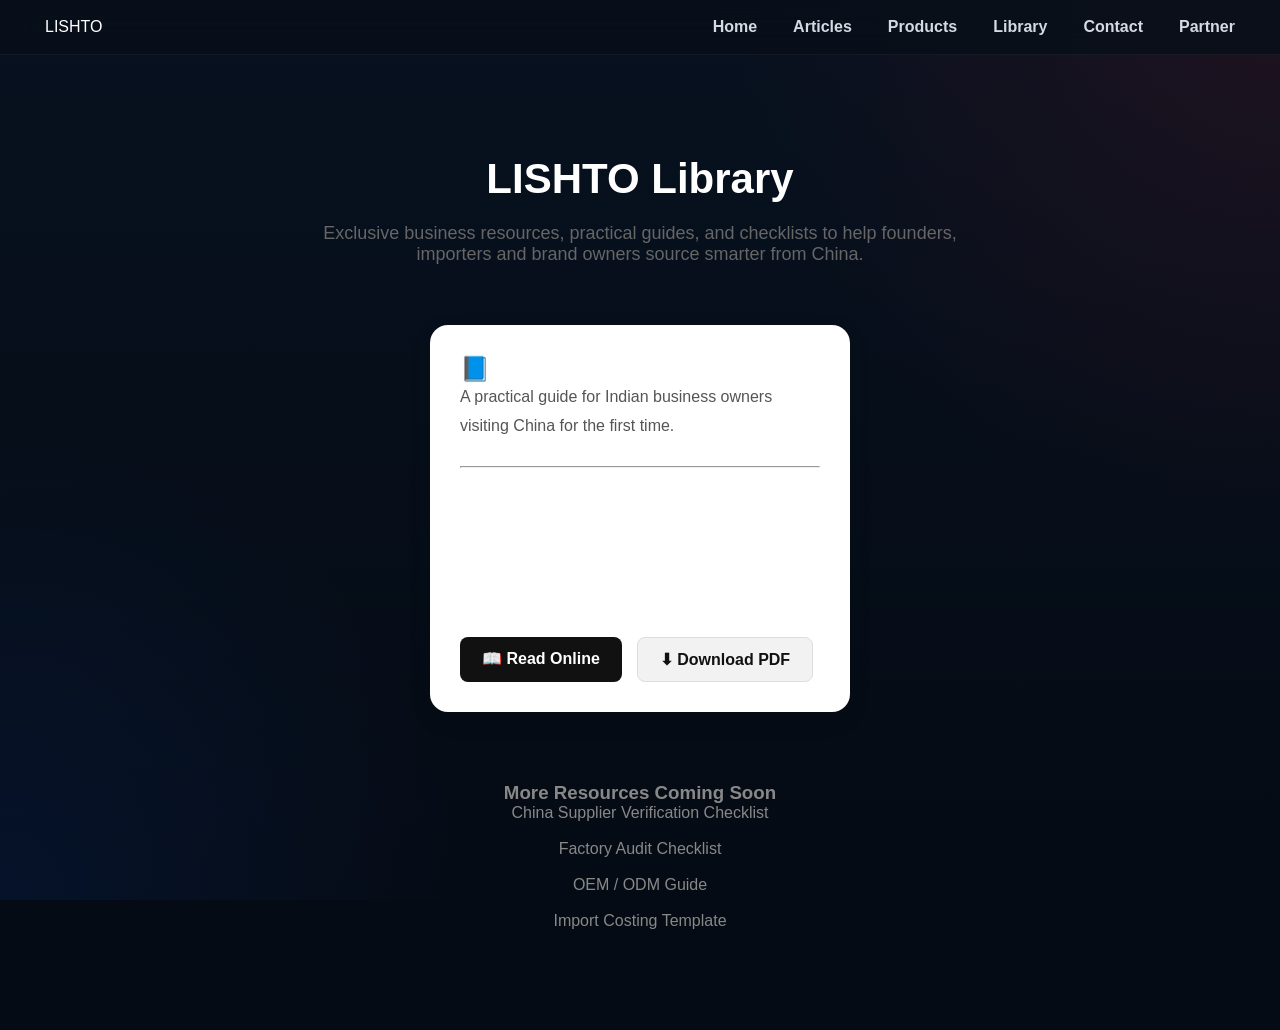
<file: library.html>
<!DOCTYPE html>
<html lang="en">
<head>
<meta charset="UTF-8">
<meta name="viewport" content="width=device-width, initial-scale=1.0">
<title>Library | LISHTO</title>
<link rel="stylesheet" href="style.css">
</head>

<body>

<header>
<nav class="navbar">

<div class="logo">LISHTO</div>

<ul class="nav-links">
<li><a href="index.html">Home</a></li>
<li><a href="articles.html">Articles</a></li>
<li><a href="products.html">Products</a></li>
<li><a href="library.html">Library</a></li>
<li><a href="contact.html">Contact</a></li>
<li><a href="partner.html">Partner</a></li>
</ul>

</nav>
</header>

<main style="max-width:1100px;margin:80px auto;padding:20px;">

<h1 style="text-align:center;font-size:42px;">LISHTO Library</h1>

<p style="text-align:center;color:#666;font-size:18px;max-width:700px;margin:20px auto 60px;">
Exclusive business resources, practical guides, and checklists to help founders, importers and brand owners source smarter from China.
</p>

<div style="display:flex;justify-content:center;">

<div style="max-width:420px;width:100%;background:#fff;border-radius:18px;padding:30px;box-shadow:0 8px 25px rgba(0,0,0,.08);">

<h2>📘 First China Trip Guide</h2>

<p style="color:#555;line-height:1.8;">
A practical guide for Indian business owners visiting China for the first time.
</p>

<hr style="margin:25px 0;">

<p>✔ Passport & Visa Checklist</p>
<p>✔ Flights & Hotels</p>
<p>✔ Budget Planning</p>
<p>✔ Food & Survival Tips</p>
<p>✔ Transport & Internet</p>
<p>✔ Business Meeting Tips</p>

<div style="margin-top:30px;display:flex;gap:15px;flex-wrap:wrap;">

<a href="first-china-trip-guide.pdf"
target="_blank"
style="padding:12px 22px;background:#111;color:#fff;text-decoration:none;border-radius:8px;font-weight:bold;">
📖 Read Online
</a>

<a href="first-china-trip-guide.pdf"
download
style="padding:12px 22px;background:#f2f2f2;color:#111;text-decoration:none;border-radius:8px;font-weight:bold;border:1px solid #ddd;">
⬇ Download PDF
</a>

</div>

</div>

</div>

<div style="margin-top:70px;text-align:center;color:#888;">

<h3>More Resources Coming Soon</h3>

<p>
China Supplier Verification Checklist<br><br>
Factory Audit Checklist<br><br>
OEM / ODM Guide<br><br>
Import Costing Template
</p>

</div>

</main>

</body>
</html>
</file>
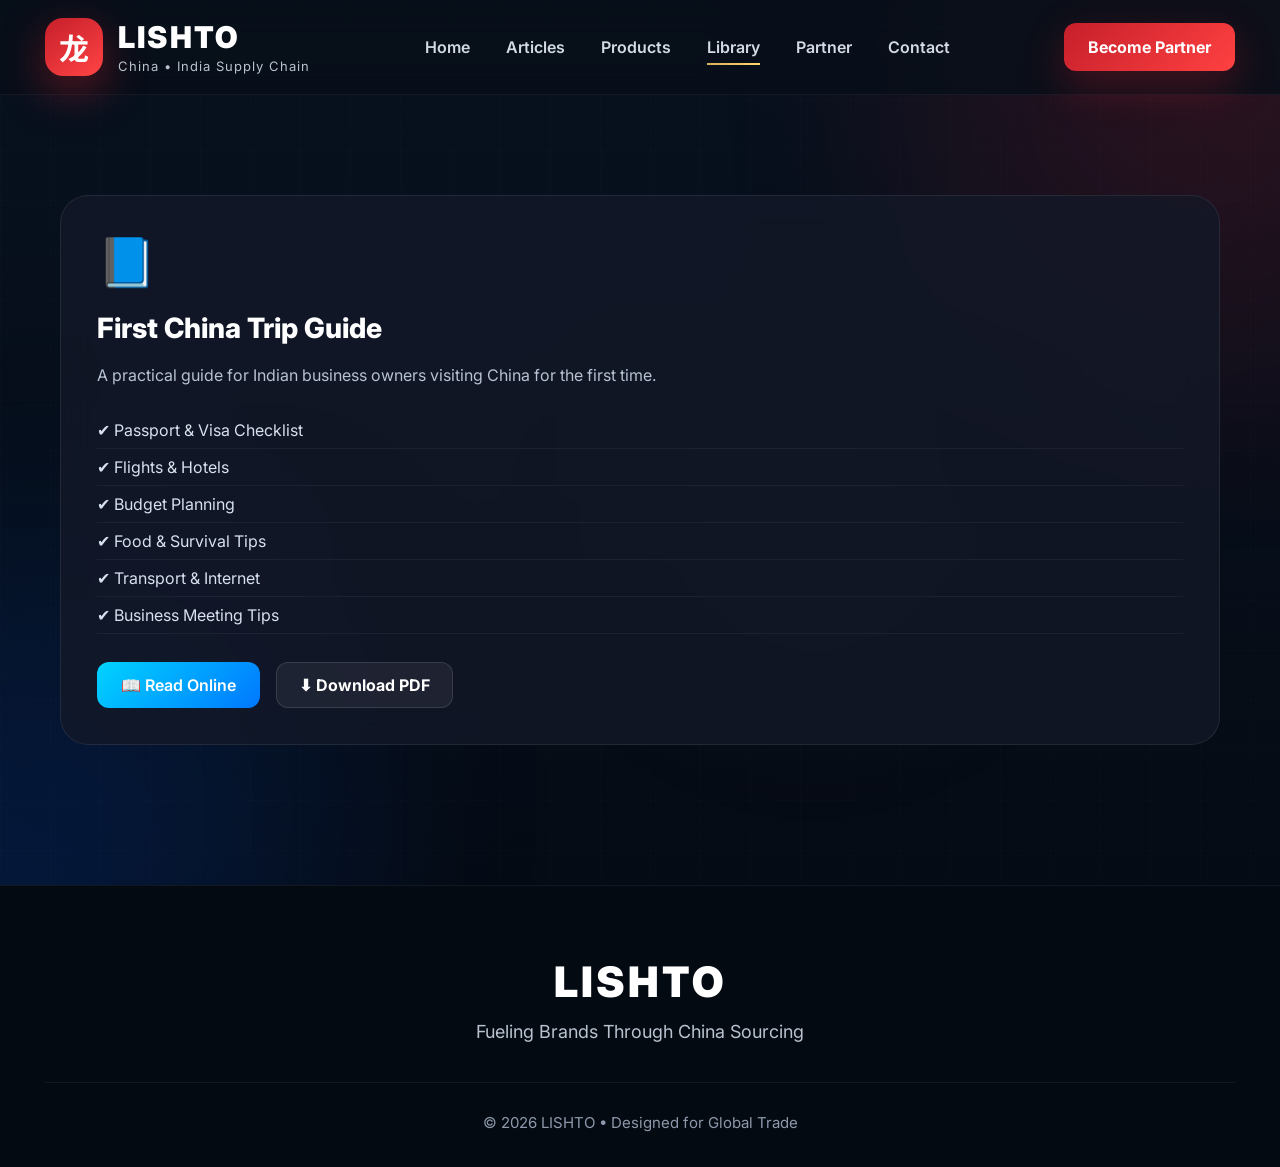
<file: Library.html>
<!DOCTYPE html>
<html lang="en">
<head>
<meta charset="UTF-8">
<meta name="viewport" content="width=device-width,initial-scale=1.0">
<title>Library | LISHTO</title>

<link rel="preconnect" href="https://fonts.googleapis.com">
<link rel="preconnect" href="https://fonts.gstatic.com" crossorigin>
<link href="https://fonts.googleapis.com/css2?family=Inter:wght@300;400;500;600;700;800;900&family=Noto+Sans+SC:wght@400;500;700&display=swap" rel="stylesheet">

<link rel="stylesheet" href="style.css?v=3">

<link rel="stylesheet" href="https://cdnjs.cloudflare.com/ajax/libs/font-awesome/6.7.2/css/all.min.css">

</head>

<body>

<div class="bg-grid"></div>
<div class="bg-glow glow-1"></div>
<div class="bg-glow glow-2"></div>
<div class="bg-glow glow-3"></div>

<header>

<nav class="navbar">

<a href="index.html" class="logo">
<div class="logo-icon">龙</div>

<div class="logo-text">
<h2>LISHTO</h2>
<span>China • India Supply Chain</span>
</div>

</a>

<ul class="nav-links">
<li><a href="index.html">Home</a></li>
<li><a href="articles.html">Articles</a></li>
<li><a href="products.html">Products</a></li>
<li><a href="Library.html" class="active">Library</a></li>
<li><a href="partner.html">Partner</a></li>
<li><a href="contact.html">Contact</a></li>
</ul>

<a href="partner.html" class="nav-btn">
Become Partner
</a>

</nav>

</header>

<main style="max-width:1200px;margin:60px auto;padding:20px;">

<div class="library-grid">

<div class="library-card">

<div class="library-icon">📘</div>

<h3>First China Trip Guide</h3>

<p>
A practical guide for Indian business owners visiting China for the first time.
</p>

<ul class="library-list">

<li>✔ Passport & Visa Checklist</li>
<li>✔ Flights & Hotels</li>
<li>✔ Budget Planning</li>
<li>✔ Food & Survival Tips</li>
<li>✔ Transport & Internet</li>
<li>✔ Business Meeting Tips</li>

</ul>

<div class="library-buttons">

<a href="./first-china-trip-guide.pdf"
target="_blank"
rel="noopener noreferrer"
class="read-btn">
📖 Read Online
</a>

<a href="./first-china-trip-guide.pdf"
download="First-China-Trip-Guide.pdf"
class="download-btn">
⬇ Download PDF
</a>

</div>

</div>

</div>

</main>

<footer>

<div class="footer-top">
<h2>LISHTO</h2>
<p>Fueling Brands Through China Sourcing</p>
</div>

<div class="footer-bottom">
© 2026 LISHTO • Designed for Global Trade
</div>

</footer>


</body>
</html>
</file>
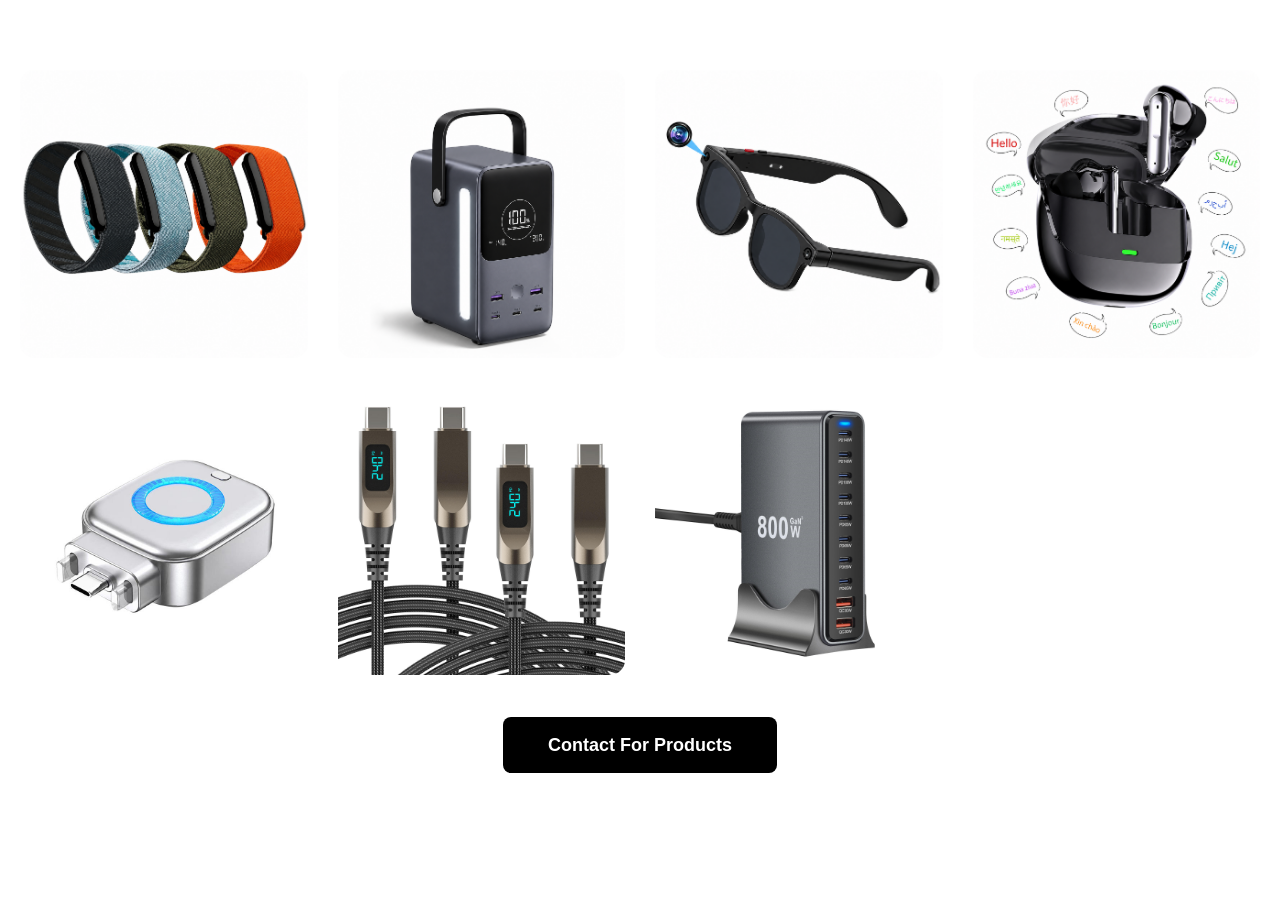
<file: mobile.html>
<!DOCTYPE html>
<html>

<head>

<title>Mobile Accessories</title>

<meta charset="UTF-8">

<meta name="viewport" content="width=device-width, initial-scale=1.0">

</head>

<body style="margin:0;background:#fff;font-family:Arial,Helvetica,sans-serif;">

<div style="max-width:1400px;margin:50px auto;padding:20px;">

<div style="display:grid;grid-template-columns:repeat(auto-fit,minmax(250px,1fr));gap:30px;">

<img src="mobile1.png" style="width:100%;border-radius:15px;">

<img src="mobile2.png" style="width:100%;border-radius:15px;">

<img src="mobile3.png" style="width:100%;border-radius:15px;">

<img src="mobile4.png" style="width:100%;border-radius:15px;">

<img src="mobile5.jpg" style="width:100%;border-radius:15px;">

<img src="mobile6.jpg" style="width:100%;border-radius:15px;">

<img src="mobile7.png.jpeg" style="width:100%;border-radius:15px;">

</div>

<div style="text-align:center;margin:60px 0;">

<a href="contact.html" style="background:#000;color:#fff;padding:18px 45px;border-radius:8px;text-decoration:none;font-size:18px;font-weight:bold;">

Contact For Products

</a>

</div>

</div>

</body>

</html>
</file>
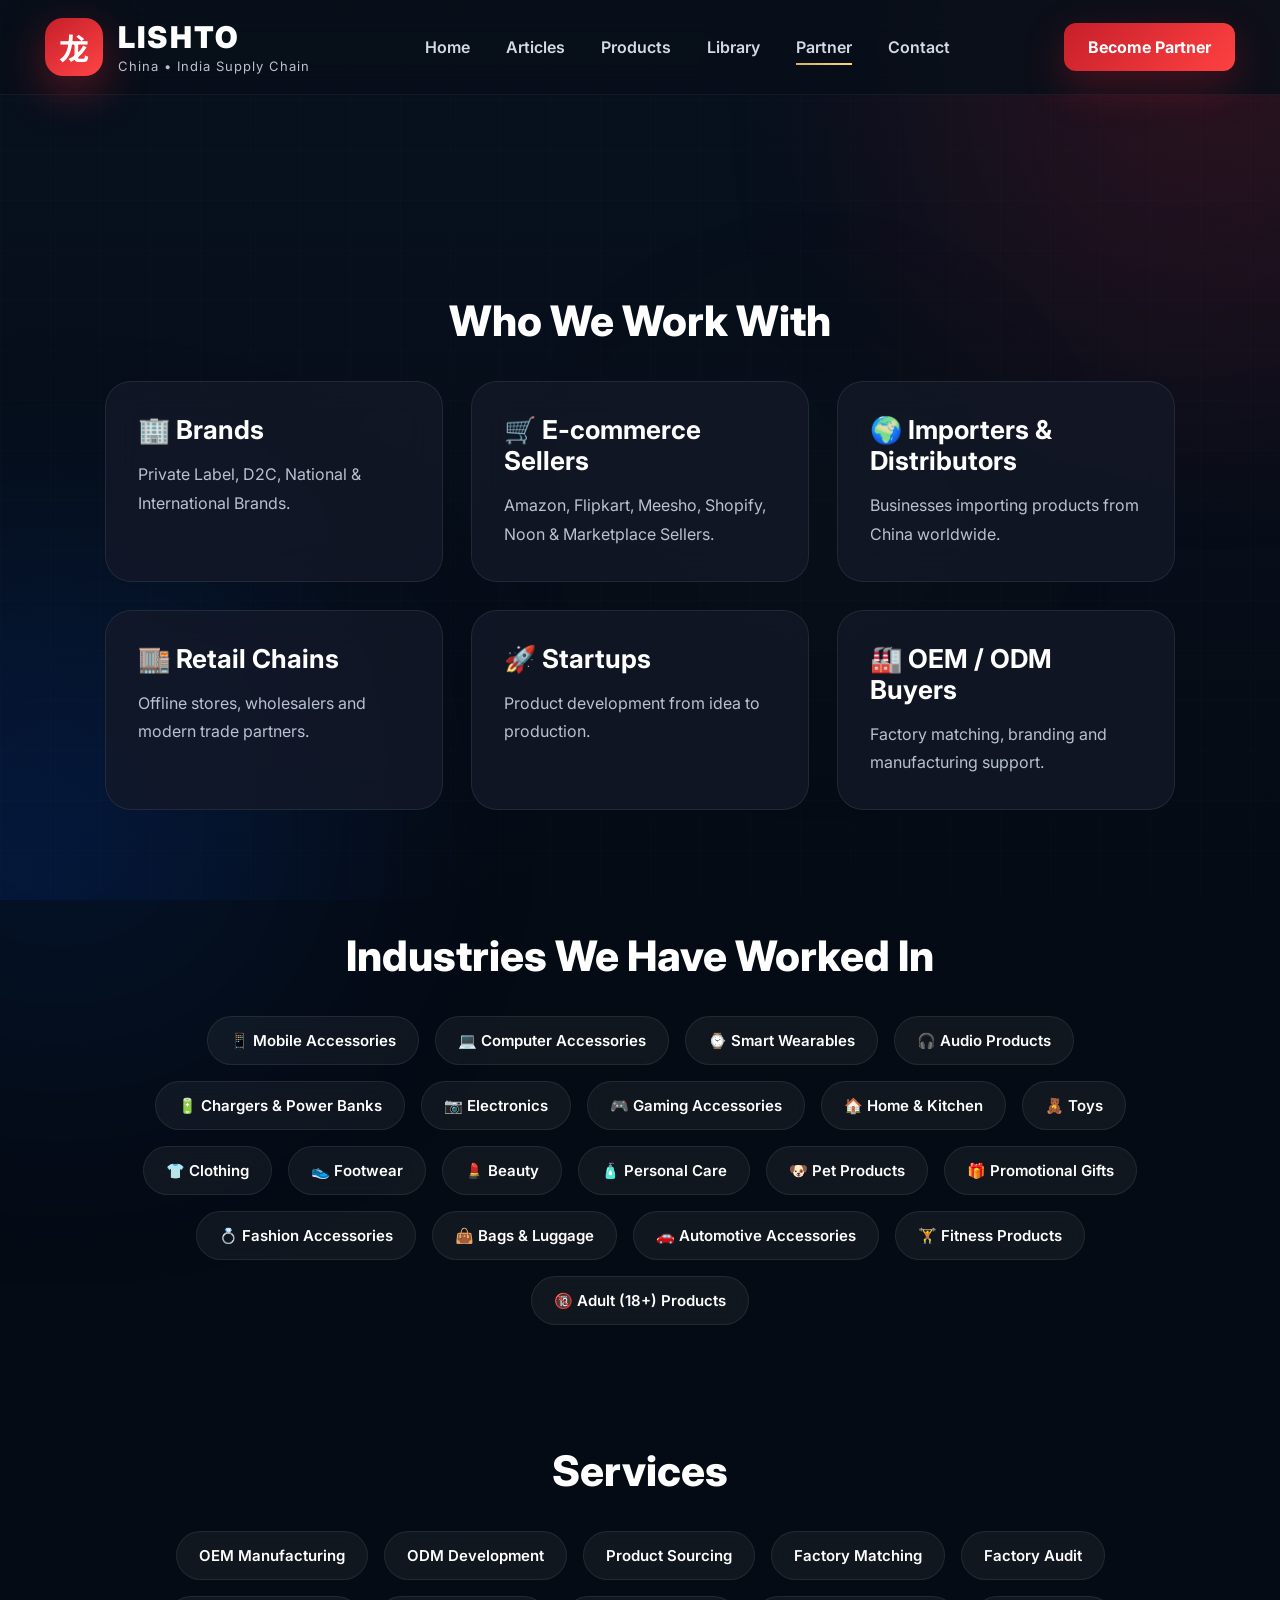
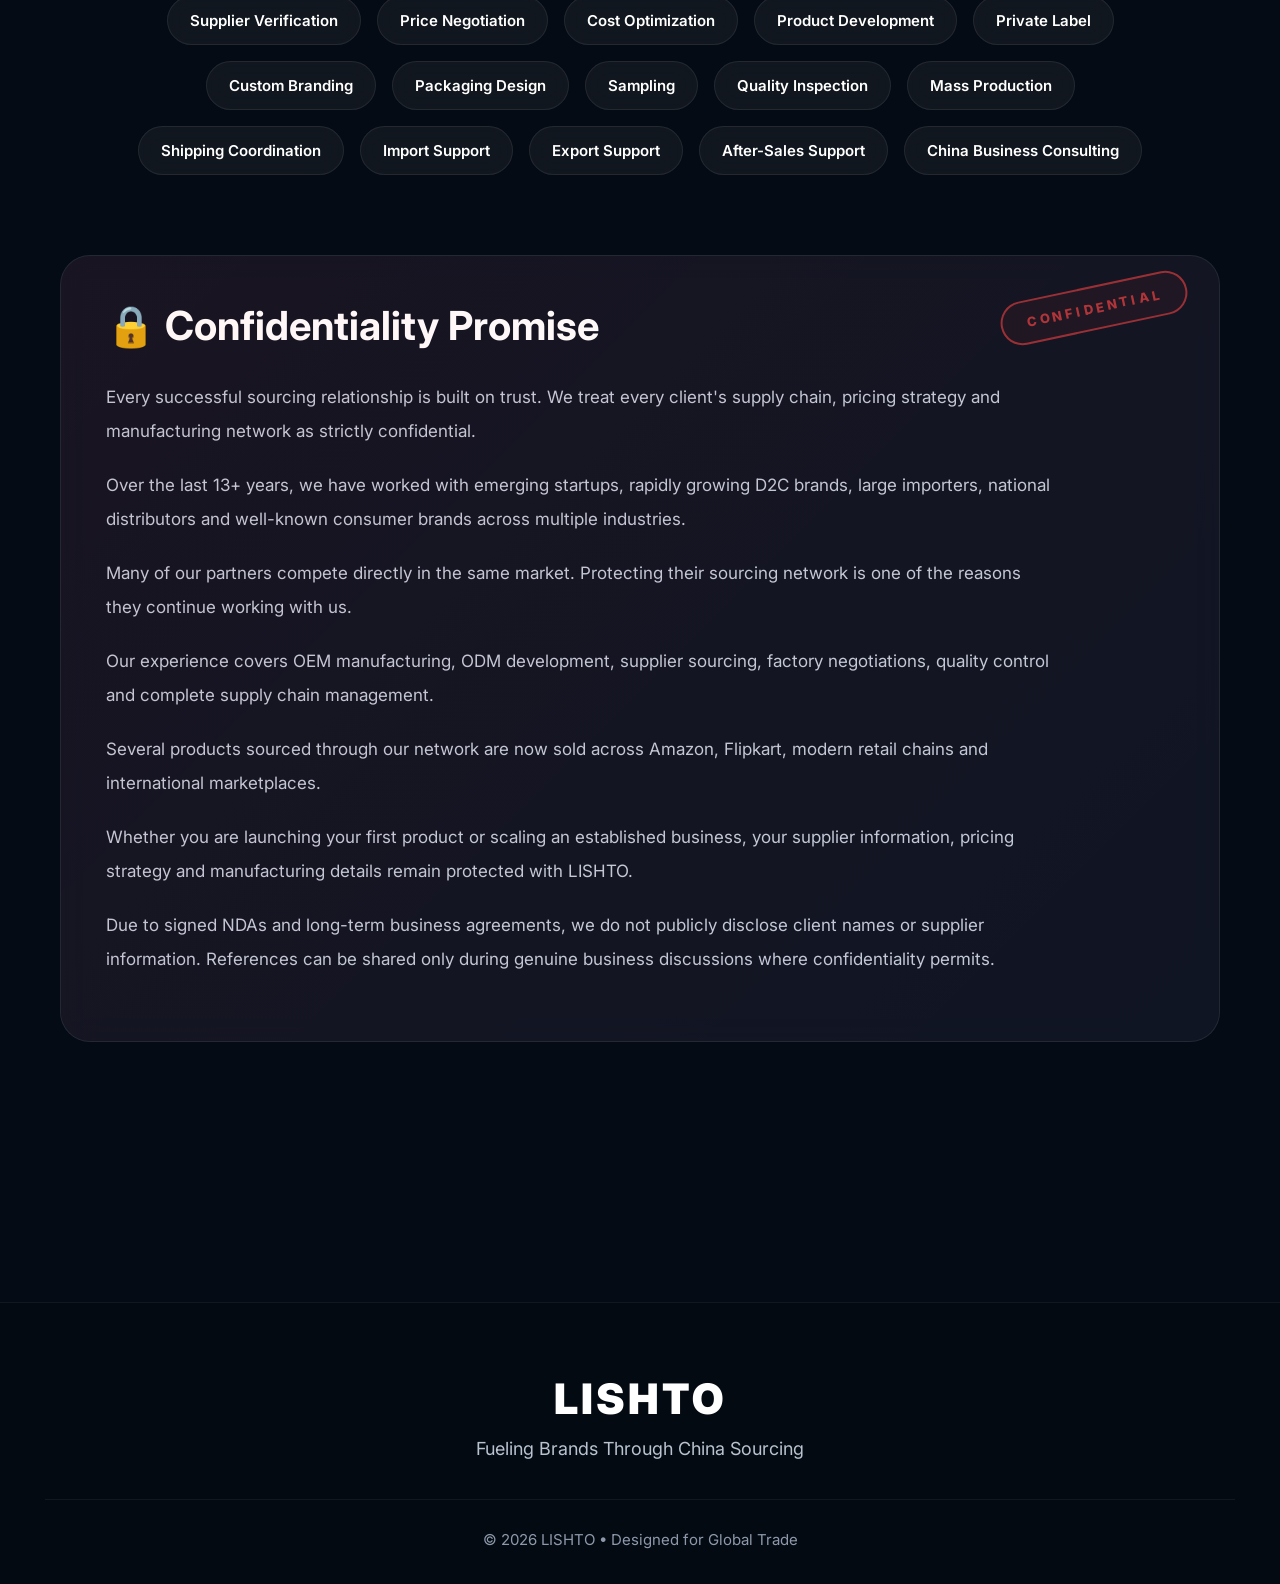
<file: partner.html>
<!DOCTYPE html>
<html lang="en">

<head>

<meta charset="UTF-8">
<meta name="viewport" content="width=device-width, initial-scale=1.0">

<title>Partner | LISHTO</title>

<link rel="preconnect" href="https://fonts.googleapis.com">
<link rel="preconnect" href="https://fonts.gstatic.com" crossorigin>

<link href="https://fonts.googleapis.com/css2?family=Inter:wght@300;400;500;600;700;800;900&family=Noto+Sans+SC:wght@400;500;700&display=swap" rel="stylesheet">

<link rel="stylesheet" href="style.css?v=2">

<link rel="stylesheet" href="https://cdnjs.cloudflare.com/ajax/libs/font-awesome/6.7.2/css/all.min.css">

</head>

<body>

<div class="bg-grid"></div>
<div class="bg-glow glow-1"></div>
<div class="bg-glow glow-2"></div>
<div class="bg-glow glow-3"></div>

<header>

<nav class="navbar">

<a href="index.html" class="logo">

<div class="logo-icon">龙</div>

<div class="logo-text">
<h2>LISHTO</h2>
<span>China • India Supply Chain</span>
</div>

</a>

<ul class="nav-links">

<li><a href="index.html">Home</a></li>
<li><a href="articles.html">Articles</a></li>
<li><a href="products.html">Products</a></li>
<li><a href="Library.html">Library</a></li>
<li><a href="partner.html" class="active">Partner</a></li>
<li><a href="contact.html">Contact</a></li>

</ul>

<a href="partner.html" class="nav-btn">
Become Partner
</a>

</nav>

</header>



<main style="max-width:1200px;margin:60px auto;padding:20px;">


<section class="partner-section">

<h2 class="partner-heading">
Who We Work With
</h2>

<div class="partner-grid">

<div class="partner-card">
<h3>🏢 Brands</h3>
<p>Private Label, D2C, National & International Brands.</p>
</div>

<div class="partner-card">
<h3>🛒 E-commerce Sellers</h3>
<p>Amazon, Flipkart, Meesho, Shopify, Noon & Marketplace Sellers.</p>
</div>

<div class="partner-card">
<h3>🌍 Importers & Distributors</h3>
<p>Businesses importing products from China worldwide.</p>
</div>

<div class="partner-card">
<h3>🏬 Retail Chains</h3>
<p>Offline stores, wholesalers and modern trade partners.</p>
</div>

<div class="partner-card">
<h3>🚀 Startups</h3>
<p>Product development from idea to production.</p>
</div>

<div class="partner-card">
<h3>🏭 OEM / ODM Buyers</h3>
<p>Factory matching, branding and manufacturing support.</p>
</div>

</div>

</section>



<section class="partner-section">

<h2 class="partner-heading">
Industries We Have Worked In
</h2>

<div class="partner-tags">

<span>📱 Mobile Accessories</span>
<span>💻 Computer Accessories</span>
<span>⌚ Smart Wearables</span>
<span>🎧 Audio Products</span>
<span>🔋 Chargers & Power Banks</span>
<span>📷 Electronics</span>
<span>🎮 Gaming Accessories</span>
<span>🏠 Home & Kitchen</span>
<span>🧸 Toys</span>
<span>👕 Clothing</span>
<span>👟 Footwear</span>
<span>💄 Beauty</span>
<span>🧴 Personal Care</span>
<span>🐶 Pet Products</span>
<span>🎁 Promotional Gifts</span>
<span>💍 Fashion Accessories</span>
<span>👜 Bags & Luggage</span>
<span>🚗 Automotive Accessories</span>
<span>🏋️ Fitness Products</span>
<span>🔞 Adult (18+) Products</span>

</div>

</section>



<section class="partner-section">

<h2 class="partner-heading">
Services
</h2>

<div class="partner-tags">

<span>OEM Manufacturing</span>
<span>ODM Development</span>
<span>Product Sourcing</span>
<span>Factory Matching</span>
<span>Factory Audit</span>
<span>Supplier Verification</span>
<span>Price Negotiation</span>
<span>Cost Optimization</span>
<span>Product Development</span>
<span>Private Label</span>
<span>Custom Branding</span>
<span>Packaging Design</span>
<span>Sampling</span>
<span>Quality Inspection</span>
<span>Mass Production</span>
<span>Shipping Coordination</span>
<span>Import Support</span>
<span>Export Support</span>
<span>After-Sales Support</span>
<span>China Business Consulting</span>

</div>

</section>



<section class="confidential-card">

<div class="confidential-stamp">
CONFIDENTIAL
</div>

<h2>
🔒 Confidentiality Promise
</h2>

<p>
Every successful sourcing relationship is built on trust. We treat every client's supply chain, pricing strategy and manufacturing network as strictly confidential.
</p>

<p>
Over the last 13+ years, we have worked with emerging startups, rapidly growing D2C brands, large importers, national distributors and well-known consumer brands across multiple industries.
</p>

<p>
Many of our partners compete directly in the same market. Protecting their sourcing network is one of the reasons they continue working with us.
</p>

<p>
Our experience covers OEM manufacturing, ODM development, supplier sourcing, factory negotiations, quality control and complete supply chain management.
</p>

<p>
Several products sourced through our network are now sold across Amazon, Flipkart, modern retail chains and international marketplaces.
</p>

<p>
Whether you are launching your first product or scaling an established business, your supplier information, pricing strategy and manufacturing details remain protected with LISHTO.
</p>

<p>
Due to signed NDAs and long-term business agreements, we do not publicly disclose client names or supplier information. References can be shared only during genuine business discussions where confidentiality permits.
</p>

</section>


</main>



<footer>

<div class="footer-top">
<h2>LISHTO</h2>
<p>Fueling Brands Through China Sourcing</p>
</div>

<div class="footer-bottom">
© 2026 LISHTO • Designed for Global Trade
</div>

</footer>

<script src="script.js"></script>

</body>
</html>
</file>
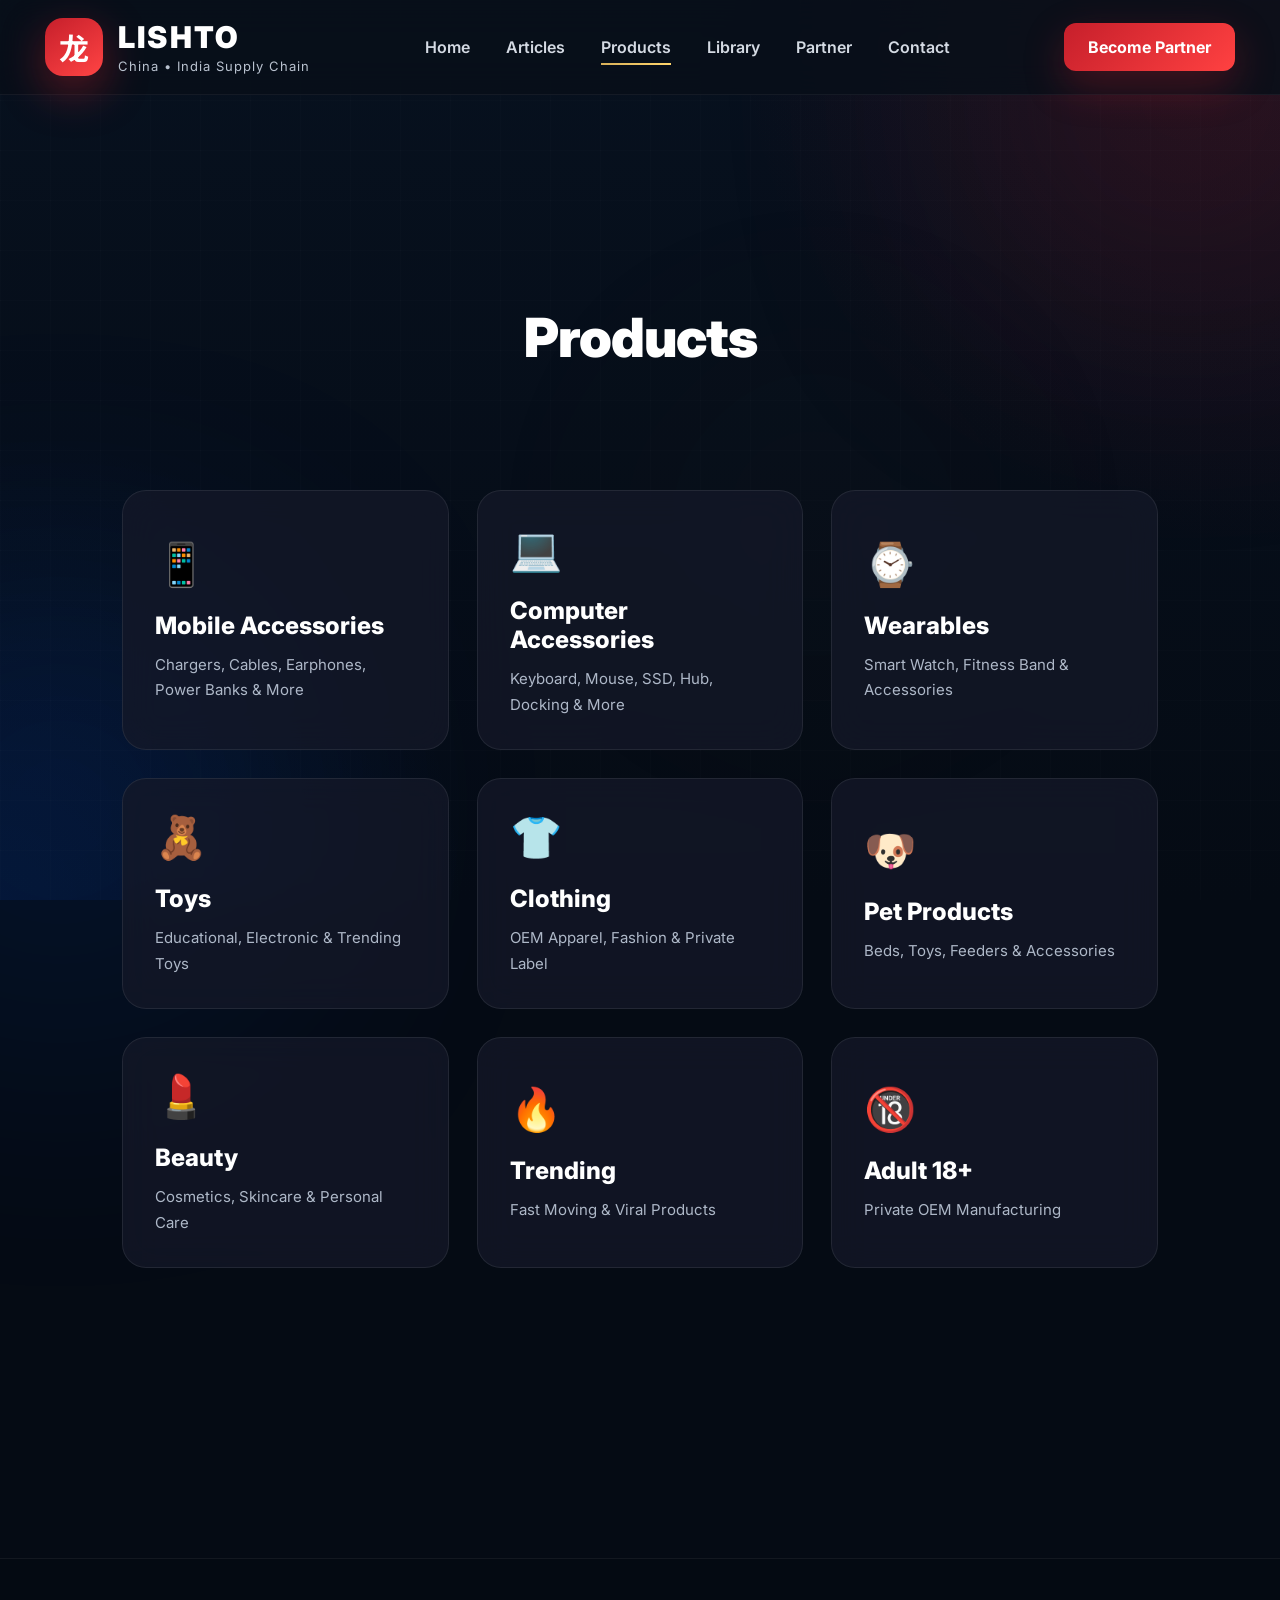
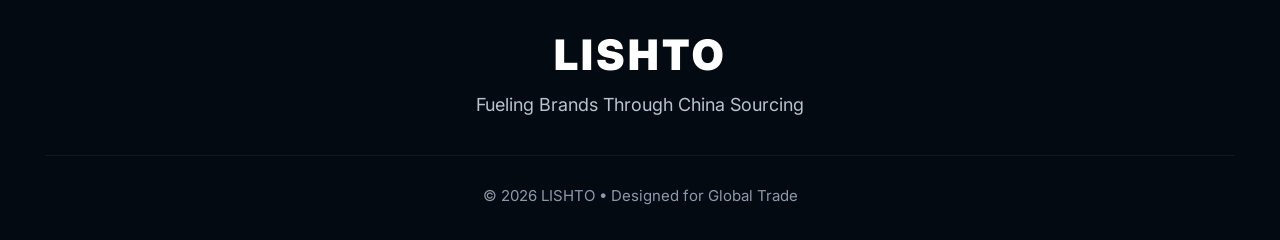
<file: products.html>
<!DOCTYPE html>
<html lang="en">
<head>
<meta charset="UTF-8">
<meta name="viewport" content="width=device-width,initial-scale=1.0">
<title>Products | LISHTO</title>
<link rel="preconnect" href="https://fonts.googleapis.com">
<link rel="preconnect" href="https://fonts.gstatic.com" crossorigin>
<link href="https://fonts.googleapis.com/css2?family=Inter:wght@300;400;500;600;700;800;900&family=Noto+Sans+SC:wght@400;500;700&display=swap" rel="stylesheet">
<link rel="stylesheet" href="style.css?v=2">
<link rel="stylesheet" href="https://cdnjs.cloudflare.com/ajax/libs/font-awesome/6.7.2/css/all.min.css">
</head>
<body>

<div class="bg-grid"></div>
<div class="bg-glow glow-1"></div>
<div class="bg-glow glow-2"></div>
<div class="bg-glow glow-3"></div>

<header>
<nav class="navbar">
<a href="index.html" class="logo">
<div class="logo-icon">龙</div>
<div class="logo-text"><h2>LISHTO</h2><span>China • India Supply Chain</span></div>
</a>
<ul class="nav-links">
<li><a href="index.html">Home</a></li>
<li><a href="articles.html">Articles</a></li>
<li><a href="products.html" class="active">Products</a></li>
<li><a href="Library.html">Library</a></li>
<li><a href="partner.html">Partner</a></li>
<li><a href="contact.html">Contact</a></li>
</ul>
<a href="partner.html" class="nav-btn">Become Partner</a>
</nav>
</header>

<section class="news">

<div class="section-title">

<h2>Products</h2>
</div>

<main style="max-width:1200px;margin:60px auto;padding:20px;">

<div class="products-grid">

<a href="mobile.html" class="product-card">
<div class="product-icon">📱</div>
<h3>Mobile Accessories</h3>
<p>Chargers, Cables, Earphones, Power Banks & More</p>
</a>

<div class="product-card">
<div class="product-icon">💻</div>
<h3>Computer Accessories</h3>
<p>Keyboard, Mouse, SSD, Hub, Docking & More</p>
</div>

<div class="product-card">
<div class="product-icon">⌚</div>
<h3>Wearables</h3>
<p>Smart Watch, Fitness Band & Accessories</p>
</div>

<div class="product-card">
<div class="product-icon">🧸</div>
<h3>Toys</h3>
<p>Educational, Electronic & Trending Toys</p>
</div>

<div class="product-card">
<div class="product-icon">👕</div>
<h3>Clothing</h3>
<p>OEM Apparel, Fashion & Private Label</p>
</div>

<div class="product-card">
<div class="product-icon">🐶</div>
<h3>Pet Products</h3>
<p>Beds, Toys, Feeders & Accessories</p>
</div>

<div class="product-card">
<div class="product-icon">💄</div>
<h3>Beauty</h3>
<p>Cosmetics, Skincare & Personal Care</p>
</div>

<div class="product-card">
<div class="product-icon">🔥</div>
<h3>Trending</h3>
<p>Fast Moving & Viral Products</p>
</div>

<div class="product-card">
<div class="product-icon">🔞</div>
<h3>Adult 18+</h3>
<p>Private OEM Manufacturing</p>
</div>

</div>

</main>

</section>

<footer>
<div class="footer-top">
<h2>LISHTO</h2>
<p>Fueling Brands Through China Sourcing</p>
</div>
<div class="footer-bottom">© 2026 LISHTO • Designed for Global Trade</div>
</footer>

<script src="script.js"></script>
</body>
</html>
</file>
<file: style.css>
/*==================================================

LISHTO PREMIUM STYLE.CSS
PART 1

==================================================*/

:root{

--primary:#c61f2b;
--primary2:#ff3d3d;
--gold:#d8b15a;
--gold2:#ffd66b;
--dark:#07111f;
--dark2:#101c2c;
--card:rgba(15,26,42,.70);
--white:#ffffff;
--gray:#bfc8d8;
--border:rgba(255,255,255,.08);

}

*{

margin:0;
padding:0;
box-sizing:border-box;

}

html{

scroll-behavior:smooth;

}

body{

font-family:'Inter',sans-serif;

background:#050b14;

color:#fff;

overflow-x:hidden;

position:relative;

}

/*================================*/

body::before{

content:"";

position:fixed;

inset:0;

background:

radial-gradient(circle at top right,#c61f2b20,transparent 35%),

radial-gradient(circle at bottom left,#005dff18,transparent 30%),

linear-gradient(180deg,#07111f,#050b14);

z-index:-5;

}

.bg-grid{

position:fixed;

inset:0;

background-image:

linear-gradient(rgba(255,255,255,.035) 1px,transparent 1px),

linear-gradient(90deg,rgba(255,255,255,.035) 1px,transparent 1px);

background-size:50px 50px;

opacity:.4;

z-index:-4;

pointer-events:none;

}

.bg-glow{

position:fixed;

border-radius:50%;

filter:blur(140px);

z-index:-3;

animation:floatGlow 10s ease-in-out infinite;

}

.glow-1{

width:350px;

height:350px;

background:#c61f2b;

top:-80px;

right:-80px;

opacity:.20;

}

.glow-2{

width:420px;

height:420px;

background:#005dff;

left:-150px;

bottom:-120px;

opacity:.15;

animation-delay:2s;

}

.glow-3{

width:220px;

height:220px;

background:#d8b15a;

top:45%;

left:55%;

opacity:.08;

animation-delay:5s;

}

@keyframes floatGlow{

0%,100%{

transform:translateY(0);

}

50%{

transform:translateY(35px);

}

}

/*================================*/

header{

position:sticky;

top:0;

z-index:999;

backdrop-filter:blur(18px);

background:rgba(8,15,25,.82);

border-bottom:1px solid rgba(255,255,255,.05);

}

/*================================*/

.navbar{

max-width:1400px;

margin:auto;

display:flex;

align-items:center;

justify-content:space-between;

padding:18px 45px;

}

.logo{

display:flex;

align-items:center;

gap:15px;

text-decoration:none;

}

.logo-icon{

width:58px;

height:58px;

border-radius:18px;

background:linear-gradient(145deg,#c61f2b,#ff4444);

display:flex;

align-items:center;

justify-content:center;

font-size:30px;

font-family:'Noto Sans SC',sans-serif;

font-weight:700;

color:#fff;

box-shadow:0 15px 45px rgba(198,31,43,.45);

}

.logo-text h2{

font-size:30px;

letter-spacing:2px;

font-weight:900;

color:#fff;

}

.logo-text span{

font-size:13px;

letter-spacing:1px;

color:#b9c2cf;

}

.nav-links{

display:flex;

list-style:none;

gap:36px;

}

.nav-links a{

text-decoration:none;

color:#d4dae3;

font-weight:600;

transition:.35s;

position:relative;

}

.nav-links a::after{

content:"";

position:absolute;

left:0;

bottom:-8px;

width:0;

height:2px;

background:linear-gradient(90deg,#d8b15a,#ffd66b);

transition:.35s;

}

.nav-links a:hover{

color:#fff;

}

.nav-links a:hover::after,

.nav-links .active::after{

width:100%;

}

.nav-btn{

padding:14px 24px;

border-radius:12px;

background:linear-gradient(135deg,#c61f2b,#ff4141);

color:#fff;

font-weight:700;

text-decoration:none;

box-shadow:0 15px 40px rgba(198,31,43,.30);

transition:.35s;

}

.nav-btn:hover{

transform:translateY(-4px);

box-shadow:0 20px 45px rgba(198,31,43,.45);

}

/*================================*/

.market-strip{

max-width:1400px;

margin:30px auto;

padding:0 45px;

}

.ticker{

display:flex;

gap:20px;

flex-wrap:wrap;

}

.ticker-item{

background:rgba(255,255,255,.05);

border:1px solid rgba(255,255,255,.08);

backdrop-filter:blur(16px);

padding:18px 24px;

border-radius:18px;

font-weight:600;

color:#d7dce5;

}

.ticker-item span{

margin-left:8px;

color:#fff;

font-weight:800;

}

.live{

display:flex;

align-items:center;

gap:10px;

}

.live-dot{

width:10px;

height:10px;

border-radius:50%;

background:#00ff84;

animation:pulse 1.2s infinite;

}

@keyframes pulse{

0%{

box-shadow:0 0 0 0 rgba(0,255,132,.7);

}

100%{

box-shadow:0 0 0 18px rgba(0,255,132,0);

}

}

/*==================================================

LISHTO PREMIUM STYLE.CSS
PART 2

==================================================*/

/*================ HERO =================*/

.hero{

max-width:1400px;

margin:auto;

padding:90px 45px;

display:grid;

grid-template-columns:1.15fr .85fr;

gap:70px;

align-items:center;

}

.hero-left{

animation:fadeLeft 1s ease;

}

.hero-badge{

display:inline-flex;

align-items:center;

gap:10px;

padding:10px 22px;

border-radius:100px;

background:rgba(198,31,43,.12);

border:1px solid rgba(216,177,90,.25);

backdrop-filter:blur(15px);

margin-bottom:30px;

}

.hero-badge span{

font-size:14px;

font-weight:700;

letter-spacing:1px;

color:var(--gold2);

}

.hero h1{

font-size:76px;

line-height:1.05;

font-weight:900;

letter-spacing:-2px;

margin-bottom:30px;

}

.hero h1 span{

background:linear-gradient(90deg,var(--gold),#fff,var(--primary2));

-webkit-background-clip:text;

-webkit-text-fill-color:transparent;

}

.hero p{

font-size:20px;

color:#c2cad6;

line-height:1.9;

max-width:700px;

margin-bottom:40px;

}

.hero-buttons{

display:flex;

gap:20px;

margin-bottom:55px;

flex-wrap:wrap;

}

.btn-primary{

padding:18px 36px;

background:linear-gradient(135deg,var(--primary),var(--primary2));

border-radius:14px;

text-decoration:none;

color:#fff;

font-weight:800;

transition:.35s;

box-shadow:0 20px 45px rgba(198,31,43,.35);

}

.btn-primary:hover{

transform:translateY(-6px);

box-shadow:0 30px 60px rgba(198,31,43,.5);

}

.btn-secondary{

padding:18px 36px;

border-radius:14px;

border:1px solid rgba(255,255,255,.12);

background:rgba(255,255,255,.05);

backdrop-filter:blur(18px);

text-decoration:none;

font-weight:700;

color:#fff;

transition:.35s;

}

.btn-secondary:hover{

background:rgba(255,255,255,.10);

transform:translateY(-6px);

}

.hero-stats{

display:flex;

gap:50px;

flex-wrap:wrap;

}

.hero-stats h3{

font-size:42px;

font-weight:900;

color:var(--gold2);

margin-bottom:8px;

}

.hero-stats p{

font-size:15px;

margin:0;

color:#b7c2cf;

}

/*================ DASHBOARD =================*/

.hero-right{

animation:fadeRight 1s ease;

}

.dashboard{

position:relative;

background:rgba(16,28,44,.82);

border:1px solid rgba(255,255,255,.08);

backdrop-filter:blur(20px);

padding:35px;

border-radius:28px;

overflow:hidden;

box-shadow:0 30px 80px rgba(0,0,0,.45);

}

.dashboard::before{

content:"";

position:absolute;

width:240px;

height:240px;

background:radial-gradient(circle,var(--primary2),transparent);

top:-120px;

right:-120px;

opacity:.20;

}

.dashboard-header{

display:flex;

justify-content:space-between;

align-items:center;

margin-bottom:35px;

position:relative;

z-index:2;

}

.dashboard-header h2{

font-size:30px;

font-weight:800;

margin-bottom:6px;

}

.dashboard-header p{

color:#aeb8c6;

font-size:14px;

}

.china-circle{

width:65px;

height:65px;

border-radius:50%;

background:linear-gradient(145deg,var(--gold),#ffe18d);

display:flex;

align-items:center;

justify-content:center;

font-size:30px;

font-family:'Noto Sans SC',sans-serif;

color:#2b1b00;

font-weight:700;

box-shadow:0 12px 30px rgba(216,177,90,.45);

}

.dashboard-grid{

display:grid;

grid-template-columns:repeat(2,1fr);

gap:18px;

position:relative;

z-index:2;

}

.dashboard-card{

padding:22px;

border-radius:18px;

background:rgba(255,255,255,.05);

border:1px solid rgba(255,255,255,.06);

transition:.35s;

}

.dashboard-card:hover{

transform:translateY(-6px);

background:rgba(255,255,255,.08);

}

.dashboard-card span{

display:block;

font-size:13px;

color:#adb6c5;

margin-bottom:12px;

}

.dashboard-card h3{

font-size:24px;

font-weight:800;

color:#fff;

}

.dashboard-footer{

margin-top:28px;

padding-top:22px;

border-top:1px solid rgba(255,255,255,.08);

display:flex;

justify-content:space-between;

align-items:center;

color:#c7cfdb;

font-weight:600;

}

.dashboard-footer div:first-child{

display:flex;

align-items:center;

gap:12px;

}

/*================ ANIMATIONS =================*/

@keyframes fadeLeft{

from{

opacity:0;

transform:translateX(-60px);

}

to{

opacity:1;

transform:translateX(0);

}

}

@keyframes fadeRight{

from{

opacity:0;

transform:translateX(60px);

}

to{

opacity:1;

transform:translateX(0);

}

}

/*==================================================

LISHTO PREMIUM STYLE.CSS
PART 3

==================================================*/

/*================ SECTION TITLE =================*/

section{

position:relative;

max-width:1400px;

margin:120px auto;

padding:0 45px;

}

.section-title{

text-align:center;

margin-bottom:70px;

}

.section-title span{

display:inline-block;

padding:10px 22px;

border-radius:100px;

background:rgba(198,31,43,.12);

border:1px solid rgba(216,177,90,.25);

color:var(--gold2);

font-size:13px;

font-weight:700;

letter-spacing:2px;

margin-bottom:22px;

text-transform:uppercase;

}

.section-title h2{

font-size:54px;

font-weight:900;

margin-bottom:18px;

letter-spacing:-1px;

}

.section-title p{

max-width:760px;

margin:auto;

font-size:18px;

color:#bfc8d8;

line-height:1.9;

}

/*================ STATS =================*/

.stats{

display:grid;

grid-template-columns:repeat(4,1fr);

gap:28px;

}

.stat-card{

position:relative;

background:rgba(255,255,255,.04);

border:1px solid rgba(255,255,255,.08);

backdrop-filter:blur(20px);

padding:42px;

border-radius:24px;

overflow:hidden;

transition:.4s;

}

.stat-card::before{

content:"";

position:absolute;

top:0;

left:0;

width:100%;

height:4px;

background:linear-gradient(90deg,var(--primary),var(--gold));

transform:scaleX(0);

transition:.4s;

}

.stat-card:hover{

transform:translateY(-12px);

border-color:rgba(216,177,90,.35);

box-shadow:0 30px 60px rgba(0,0,0,.35);

}

.stat-card:hover::before{

transform:scaleX(1);

}

.stat-icon{

width:72px;

height:72px;

display:flex;

align-items:center;

justify-content:center;

border-radius:18px;

background:linear-gradient(145deg,var(--primary),var(--primary2));

font-size:34px;

margin-bottom:28px;

box-shadow:0 18px 40px rgba(198,31,43,.35);

}

.stat-card h2{

font-size:52px;

font-weight:900;

margin-bottom:10px;

color:var(--gold2);

}

.stat-card p{

font-size:17px;

color:#bcc7d5;

}

/*================ NEWS =================*/

.news-grid{

display:grid;

grid-template-columns:repeat(3,1fr);

gap:28px;

}

.news-content .hero-badge{
    display:inline-flex;
    align-items:center;
    padding:6px;
    border-radius:14px;
    background:rgba(0,212,255,.08);
    border:1px solid rgba(0,212,255,.18);
    margin-bottom:18px;
}
.news-card::after{

content:"";

position:absolute;

right:-80px;

top:-80px;

width:180px;

height:180px;

background:radial-gradient(circle,var(--primary2),transparent);

opacity:.12;

transition:.4s;

}

.news-card:hover{

transform:translateY(-10px);

border-color:rgba(216,177,90,.3);

}

.news-card:hover::after{

transform:scale(1.4);

}

.news-card h3{

font-size:26px;

font-weight:800;

line-height:1.4;

margin-bottom:20px;

}

.news-card p{

font-size:16px;

line-height:1.9;

color:#c1cad6;

margin-bottom:30px;

}

.news-card a{

display:inline-flex;

align-items:center;

gap:10px;

text-decoration:none;

font-weight:700;

color:var(--gold2);

transition:.3s;

}

.news-card a:hover{

transform:translateX(6px);

}

/*================ SHIPPING =================*/

.shipping-grid{

display:grid;

grid-template-columns:repeat(3,1fr);

gap:28px;

}

.ship-card{

background:rgba(255,255,255,.04);

border:1px solid rgba(255,255,255,.08);

border-radius:24px;

padding:50px 35px;

text-align:center;

transition:.4s;

backdrop-filter:blur(18px);

}

.ship-card:hover{

transform:translateY(-12px);

border-color:rgba(216,177,90,.3);

}

.ship-icon{

font-size:68px;

margin-bottom:28px;

}

.ship-card h3{

font-size:30px;

margin-bottom:14px;

font-weight:800;

}

.ship-card p{

font-size:18px;

color:#bcc7d5;

}

/*==================================================

LISHTO PREMIUM STYLE.CSS
PART 4

==================================================*/

/*================ CATEGORY =================*/

.category-grid{

display:grid;

grid-template-columns:repeat(5,1fr);

gap:28px;

}

.category-card{

position:relative;

background:rgba(255,255,255,.04);

border:1px solid rgba(255,255,255,.08);

backdrop-filter:blur(18px);

border-radius:26px;

padding:45px 20px;

text-decoration:none;

display:flex;

flex-direction:column;

align-items:center;

justify-content:center;

min-height:240px;

overflow:hidden;

transition:.45s;

color:#fff;

}

.category-card::before{

content:"";

position:absolute;

inset:0;

background:linear-gradient(145deg,

rgba(198,31,43,.18),

rgba(216,177,90,.10));

opacity:0;

transition:.45s;

}

.category-card:hover{

transform:translateY(-14px) scale(1.03);

border-color:rgba(216,177,90,.35);

box-shadow:0 35px 70px rgba(0,0,0,.35);

}

.category-card:hover::before{

opacity:1;

}

.category-card div{

font-size:72px;

margin-bottom:22px;

position:relative;

z-index:2;

transition:.35s;

}

.category-card:hover div{

transform:scale(1.15) rotate(-6deg);

}

.category-card span{

position:relative;

z-index:2;

font-size:18px;

font-weight:700;

text-align:center;

line-height:1.5;

}

/*================ NETWORK =================*/

.network-grid{

display:grid;

grid-template-columns:repeat(4,1fr);

gap:28px;

}

.network-card{

background:rgba(255,255,255,.04);

border:1px solid rgba(255,255,255,.08);

border-radius:24px;

padding:38px;

transition:.4s;

position:relative;

overflow:hidden;

}

.network-card:hover{

transform:translateY(-12px);

border-color:rgba(216,177,90,.35);

}

.network-number{

font-size:52px;

font-weight:900;

color:rgba(216,177,90,.22);

margin-bottom:18px;

}

.network-card h3{

font-size:28px;

margin-bottom:18px;

font-weight:800;

}

.network-card p{

font-size:16px;

line-height:1.9;

color:#bcc7d5;

}

/*================ MAP =================*/

.map-right{

display:grid;

grid-template-columns:repeat(2,1fr);

gap:22px;

margin-top:45px;

}

.city-card{

background:rgba(255,255,255,.04);

border:1px solid rgba(255,255,255,.08);

border-radius:20px;

padding:28px;

transition:.35s;

}

.city-card:hover{

transform:translateY(-8px);

background:rgba(255,255,255,.06);

}

.city-card h3{

font-size:24px;

margin-bottom:12px;

font-weight:800;

}

.city-card p{

color:#c2cad6;

line-height:1.8;

}

/*================ TIMELINE =================*/

.timeline-grid{

display:grid;

grid-template-columns:repeat(5,1fr);

gap:22px;

}

.timeline-card{

background:rgba(255,255,255,.04);

border:1px solid rgba(255,255,255,.08);

border-radius:22px;

padding:34px 24px;

text-align:center;

transition:.4s;

}

.timeline-card:hover{

transform:translateY(-12px);

}

.step{

width:72px;

height:72px;

margin:auto;

margin-bottom:22px;

border-radius:50%;

background:linear-gradient(135deg,var(--primary),var(--gold));

display:flex;

align-items:center;

justify-content:center;

font-size:22px;

font-weight:900;

color:#fff;

box-shadow:0 18px 40px rgba(198,31,43,.35);

}

.timeline-card h3{

font-size:24px;

margin-bottom:14px;

font-weight:800;

}

.timeline-card p{

color:#c2cad6;

line-height:1.8;

}

/*================ CTA =================*/

.cta-box{

background:linear-gradient(145deg,

rgba(198,31,43,.15),

rgba(216,177,90,.08));

border:1px solid rgba(216,177,90,.25);

padding:80px 60px;

border-radius:36px;

text-align:center;

overflow:hidden;

position:relative;

}

.cta-box::before{

content:"";

position:absolute;

width:420px;

height:420px;

border-radius:50%;

background:radial-gradient(circle,var(--primary2),transparent);

right:-180px;

top:-180px;

opacity:.15;

}

.cta-box span{

color:var(--gold2);

font-weight:700;

letter-spacing:2px;

}

.cta-box h2{

font-size:60px;

margin:20px 0;

font-weight:900;

}

.cta-box p{

max-width:760px;

margin:auto;

font-size:20px;

line-height:1.9;

color:#c2cad6;

margin-bottom:40px;

}

/*==================================================

LISHTO PREMIUM STYLE.CSS
PART 5

==================================================*/

/*================ FACTORY GALLERY =================*/

.gallery-grid{

display:grid;

grid-template-columns:2fr 1fr 1fr;

grid-auto-rows:260px;

gap:28px;

}

.gallery-card{

position:relative;

overflow:hidden;

border-radius:28px;

background:linear-gradient(145deg,#1a2a40,#0b1422);

border:1px solid rgba(255,255,255,.08);

transition:.45s;

}

.gallery-card.large{

grid-row:span 2;

min-height:548px;

}

.gallery-card::before{

content:"";

position:absolute;

inset:0;

background:

linear-gradient(rgba(0,0,0,.15),rgba(0,0,0,.70)),

url("https://images.unsplash.com/photo-1565008447742-97f6f38c985c?auto=format&fit=crop&w=1200&q=80");

background-size:cover;

background-position:center;

transition:.6s;

}

.gallery-card:hover::before{

transform:scale(1.08);

}

.gallery-overlay{

position:absolute;

left:35px;

right:35px;

bottom:35px;

z-index:2;

}

.gallery-overlay span{

color:var(--gold2);

font-size:13px;

font-weight:700;

letter-spacing:2px;

}

.gallery-overlay h3{

font-size:32px;

margin:15px 0;

font-weight:900;

}

.gallery-overlay p{

color:#d4dce7;

line-height:1.8;

}

/*================ VALUES =================*/

.china-values{

display:grid;

grid-template-columns:repeat(4,1fr);

gap:28px;

}

.value-card{

background:rgba(255,255,255,.04);

border:1px solid rgba(255,255,255,.08);

padding:45px 20px;

border-radius:24px;

text-align:center;

transition:.35s;

}

.value-card:hover{

transform:translateY(-10px);

border-color:rgba(216,177,90,.30);

}

.value-card h3{

font-family:'Noto Sans SC',sans-serif;

font-size:46px;

color:var(--gold2);

margin-bottom:16px;

}

.value-card span{

font-size:18px;

font-weight:700;

color:#d7dfe9;

}

/*================ FOOTER =================*/

footer{

margin-top:120px;

background:#040a12;

border-top:1px solid rgba(255,255,255,.06);

padding:70px 45px 35px;

}

.footer-top{

max-width:1400px;

margin:auto;

text-align:center;

padding-bottom:40px;

border-bottom:1px solid rgba(255,255,255,.06);

}

.footer-top h2{

font-size:42px;

font-weight:900;

letter-spacing:3px;

margin-bottom:14px;

}

.footer-top p{

font-size:18px;

color:#b9c3d0;

}

.footer-bottom{

max-width:1400px;

margin:auto;

padding-top:30px;

text-align:center;

font-size:15px;

color:#8d99ab;

}

/*================ SCROLLBAR =================*/

::-webkit-scrollbar{

width:12px;

}

::-webkit-scrollbar-track{

background:#08101b;

}

::-webkit-scrollbar-thumb{

background:linear-gradient(var(--primary),var(--gold));

border-radius:20px;

}

/*================ RESPONSIVE =================*/

@media(max-width:1200px){

.hero,
.stats,
.network-grid,
.shipping-grid,
.news-grid,
.category-grid,
.timeline-grid,
.china-values{

grid-template-columns:repeat(2,1fr);

}

.gallery-grid{

grid-template-columns:1fr;

}

.gallery-card.large{

grid-row:auto;

min-height:350px;

}

}

@media(max-width:768px){

.navbar{

flex-direction:column;

gap:25px;

padding:20px;

}

.nav-links{

flex-wrap:wrap;

justify-content:center;

gap:18px;

}

.hero{

grid-template-columns:1fr;

padding:60px 20px;

}

.hero h1{

font-size:48px;

}

.hero-buttons{

flex-direction:column;

}

.dashboard-grid{

grid-template-columns:1fr;

}

.stats,
.news-grid,
.shipping-grid,
.category-grid,
.network-grid,
.timeline-grid,
.china-values,
.map-right{

grid-template-columns:1fr;

}

section{

padding:0 20px;

margin:80px auto;

}

.section-title h2{

font-size:36px;

}

.cta-box{

padding:50px 25px;

}

.cta-box h2{

font-size:38px;

}

.footer-top h2{

font-size:32px;

}

}

/* ===========================
   ARTICLES PAGE
=========================== */

.news{
    padding:90px 8%;
}

.news-grid{
    display:grid;
    grid-template-columns:repeat(auto-fit,minmax(360px,1fr));
    gap:35px;
    margin-top:60px;
}

.news-card{
    position:relative;
    overflow:hidden;
    border-radius:24px;
    background:rgba(20,25,40,.75);
    border:1px solid rgba(255,255,255,.08);
    backdrop-filter:blur(18px);
    -webkit-backdrop-filter:blur(18px);
    transition:.4s ease;
    text-decoration:none;
    color:#fff;
    box-shadow:0 10px 35px rgba(0,0,0,.35);
}

.news-card:hover{
    transform:translateY(-10px);
    border-color:#00d4ff;
    box-shadow:
    0 0 30px rgba(0,212,255,.25),
    0 20px 45px rgba(0,0,0,.45);
}

.news-card img{
    width:100%;
    height:380px;   /* adjust between 360–420px if needed */
    object-fit:cover;
    object-position:center center;
    display:block;
}
}

.news-content{
    padding:28px;
}

.news-content h3{
    font-size:28px;
    font-weight:700;
    color:#ffffff;
    margin:18px 0 15px;
    line-height:1.3;
}

.news-content p{
    color:#b8c2d0;
    line-height:1.8;
    font-size:15px;
}

.news-content .hero-badge{
    display:inline-flex;
    margin-bottom:10px;
}

.news-content .hero-badge span{
    display:flex;
    align-items:center;
    justify-content:center;
    padding:10px 18px;
    border-radius:10px;
    background:linear-gradient(135deg,#00d4ff,#008cff);
    color:#fff;
    font-size:11px;
    font-weight:700;
    letter-spacing:.12em;
    text-transform:uppercase;
    box-shadow:0 8px 20px rgba(0,212,255,.25);
}

.article-meta{
    display:flex;
    justify-content:space-between;
    align-items:center;
    gap:20px;
    margin-top:24px;
    flex-wrap:wrap;
}
.article-views{
    color:#00d4ff;
    font-weight:700;
    font-size:15px;
}

.read-btn{
    display:inline-flex;
    align-items:center;
    justify-content:center;
    white-space:nowrap;
    padding:12px 24px;
    border-radius:12px;
    background:linear-gradient(135deg,#00d4ff,#0077ff);
    color:#fff;
    font-weight:600;
    text-decoration:none;
    transition:.35s;
}

.read-btn:hover{
    transform:translateY(-2px);
    box-shadow:0 0 20px rgba(0,212,255,.35);
}

.section-title h2{
    color:#fff;
}

.section-title p{
    color:#aeb7c5;
}

.section-title span{
    color:#00d4ff;
}

@media(max-width:768px){

.news-grid{
    grid-template-columns:1fr;
}

.news-content h3{
    font-size:22px;
}

.news-card img{
    height:210px;
}

}
/*================ PRODUCTS PAGE ================*/

.products-grid{
    display:grid;
    grid-template-columns:repeat(auto-fit,minmax(280px,1fr));
    gap:28px;
    margin-top:30px;
}

.product-card{
    position:relative;
    display:flex;
    flex-direction:column;
    justify-content:center;
    align-items:flex-start;
    min-height:220px;
    padding:32px;
    border-radius:24px;
    text-decoration:none;
    color:#fff;
    background:rgba(20,25,40,.75);
    border:1px solid rgba(255,255,255,.08);
    backdrop-filter:blur(18px);
    -webkit-backdrop-filter:blur(18px);
    overflow:hidden;
    transition:.35s ease;
}

.product-card::before{
    content:"";
    position:absolute;
    inset:0;
    background:linear-gradient(135deg,
        rgba(0,212,255,.06),
        rgba(255,255,255,0));
    opacity:0;
    transition:.35s;
}

.product-card:hover{
    transform:translateY(-10px);
    border-color:#00d4ff;
    box-shadow:
        0 0 30px rgba(0,212,255,.18),
        0 20px 45px rgba(0,0,0,.45);
}

.product-card:hover::before{
    opacity:1;
}

.product-icon{
    font-size:42px;
    margin-bottom:22px;
}

.product-card h3{
    font-size:24px;
    font-weight:800;
    margin-bottom:12px;
}

.product-card p{
    color:#aeb8c8;
    line-height:1.7;
    font-size:15px;
}

.product-card,
.product-card:hover,
.product-card:visited{
    color:#fff;
}

@media(max-width:768px){

.products-grid{
    grid-template-columns:1fr;
}

.product-card{
    min-height:180px;
}

}
/*================ LIBRARY PAGE ================*/

.library-grid{
    display:grid;
    grid-template-columns:repeat(auto-fit,minmax(420px,1fr));
    gap:32px;
    margin-top:20px;
}

.library-card{
    position:relative;
    background:rgba(20,25,40,.78);
    border:1px solid rgba(255,255,255,.08);
    border-radius:28px;
    padding:36px;
    overflow:hidden;
    backdrop-filter:blur(18px);
    -webkit-backdrop-filter:blur(18px);
    transition:.35s ease;
}

.library-card::before{
    content:"";
    position:absolute;
    inset:0;
    background:linear-gradient(135deg,
        rgba(0,212,255,.05),
        rgba(255,255,255,0));
    opacity:0;
    transition:.35s;
}

.library-card:hover{
    transform:translateY(-10px);
    border-color:#00d4ff;
    box-shadow:
        0 0 35px rgba(0,212,255,.18),
        0 25px 55px rgba(0,0,0,.45);
}

.library-card:hover::before{
    opacity:1;
}

.library-icon{
    font-size:48px;
    margin-bottom:20px;
}

.library-card h3{
    font-size:28px;
    font-weight:800;
    margin-bottom:16px;
    color:#fff;
}

.library-card p{
    color:#b7c2d2;
    line-height:1.8;
    margin-bottom:22px;
}

.library-list{
    list-style:none;
    padding:0;
    margin:0 0 28px;
}

.library-list li{
    color:#d8e1ee;
    padding:8px 0;
    border-bottom:1px solid rgba(255,255,255,.05);
}

.library-buttons{
    display:flex;
    gap:16px;
    flex-wrap:wrap;
}

.download-btn{
    display:inline-flex;
    align-items:center;
    justify-content:center;
    padding:12px 22px;
    border-radius:12px;
    background:rgba(255,255,255,.06);
    border:1px solid rgba(255,255,255,.12);
    color:#fff;
    text-decoration:none;
    font-weight:700;
    transition:.35s;
}

.download-btn:hover{
    background:#fff;
    color:#07111f;
}

@media(max-width:768px){

.library-grid{
    grid-template-columns:1fr;
}

.library-card{
    padding:26px;
}

.library-buttons{
    flex-direction:column;
}

.read-btn,
.download-btn{
    width:100%;
}

}
/*================ CONTACT PAGE ================*/

.contact-grid{
    display:grid;
    grid-template-columns:repeat(auto-fit,minmax(360px,1fr));
    gap:30px;
}

.contact-card{
    position:relative;
    background:rgba(20,25,40,.78);
    border:1px solid rgba(255,255,255,.08);
    border-radius:28px;
    padding:34px;
    overflow:hidden;
    backdrop-filter:blur(18px);
    -webkit-backdrop-filter:blur(18px);
    transition:.35s ease;
}

.contact-card::before{
    content:"";
    position:absolute;
    inset:0;
    background:linear-gradient(135deg,
        rgba(0,212,255,.05),
        rgba(255,255,255,0));
    opacity:0;
    transition:.35s;
}

.contact-card:hover{
    transform:translateY(-10px);
    border-color:#00d4ff;
    box-shadow:
        0 0 35px rgba(0,212,255,.18),
        0 25px 55px rgba(0,0,0,.45);
}

.contact-card:hover::before{
    opacity:1;
}

.contact-card h2{
    font-size:28px;
    font-weight:800;
    margin-bottom:24px;
    color:#fff;
}

.contact-card p{
    color:#c2cad8;
    line-height:1.9;
    margin-bottom:14px;
}

.contact-card strong{
    color:#fff;
}

.contact-card i{
    width:22px;
    color:#00d4ff;
    margin-right:8px;
}

.contact-wide{
    grid-column:1/-1;
    text-align:center;
}

.contact-wide .read-btn{
    margin-top:18px;
}

.contact-card img{
    width:220px;
    max-width:100%;
    display:block;
    margin:25px auto;
    border-radius:18px;
    border:1px solid rgba(255,255,255,.08);
    transition:.35s;
}

.contact-card:hover img{
    transform:scale(1.03);
}

@media(max-width:768px){

.contact-grid{
    grid-template-columns:1fr;
}

.contact-card{
    padding:24px;
}

.contact-wide{
    grid-column:auto;
}

.contact-card h2{
    font-size:24px;
}

.contact-card img{
    width:180px;
}

}
/*==========================
PARTNER PAGE
==========================*/

.partner-section{
    margin-bottom:70px;
}

.partner-heading{
    font-size:42px;
    font-weight:800;
    color:#fff;
    margin-bottom:35px;
    text-align:center;
}

.partner-grid{
    display:grid;
    grid-template-columns:repeat(auto-fit,minmax(320px,1fr));
    gap:28px;
}

.partner-card{
    position:relative;
    background:rgba(20,25,40,.78);
    border:1px solid rgba(255,255,255,.08);
    border-radius:26px;
    padding:32px;
    backdrop-filter:blur(18px);
    -webkit-backdrop-filter:blur(18px);
    overflow:hidden;
    transition:.35s;
}

.partner-card::before{
    content:"";
    position:absolute;
    inset:0;
    background:linear-gradient(135deg,
    rgba(0,212,255,.06),
    rgba(255,255,255,0));
    opacity:0;
    transition:.35s;
}

.partner-card:hover{

    transform:translateY(-10px);

    border-color:#00d4ff;

    box-shadow:
    0 0 35px rgba(0,212,255,.18),
    0 30px 55px rgba(0,0,0,.45);

}

.partner-card:hover::before{

opacity:1;

}

.partner-card h3{

font-size:26px;

color:#fff;

margin-bottom:15px;

}

.partner-card p{

color:#b8c2d0;

line-height:1.8;

font-size:16px;

}



/* TAGS */

.partner-tags{

display:flex;

flex-wrap:wrap;

justify-content:center;

gap:16px;

}

.partner-tags span{

padding:14px 22px;

background:rgba(255,255,255,.05);

border:1px solid rgba(255,255,255,.08);

border-radius:50px;

color:#fff;

font-size:15px;

font-weight:600;

transition:.35s;

backdrop-filter:blur(12px);

}

.partner-tags span:hover{

background:linear-gradient(135deg,#00d4ff,#0077ff);

transform:translateY(-4px);

box-shadow:0 0 20px rgba(0,212,255,.35);

}



/* CONFIDENTIAL */

.confidential-card{

position:relative;

margin-top:80px;

padding:45px;

background:rgba(20,25,40,.78);

border:1px solid rgba(255,255,255,.08);

border-radius:30px;

backdrop-filter:blur(18px);

-webkit-backdrop-filter:blur(18px);

overflow:hidden;

}

.confidential-card::before{

content:"";

position:absolute;

inset:0;

background:linear-gradient(135deg,

rgba(255,0,0,.04),

transparent);

pointer-events:none;

}

.confidential-card h2{

font-size:40px;

margin-bottom:30px;

color:#fff;

}

.confidential-card p{

color:#c3cad8;

font-size:17px;

line-height:2;

margin-bottom:20px;

max-width:950px;

}

.confidential-stamp{

position:absolute;

top:30px;

right:30px;

padding:12px 24px;

border:2px solid rgba(255,70,70,.55);

border-radius:60px;

color:rgba(255,70,70,.65);

font-weight:800;

letter-spacing:.25em;

font-size:13px;

transform:rotate(-12deg);

text-transform:uppercase;

background:rgba(255,70,70,.05);

}



/* MOBILE */

@media(max-width:768px){

.partner-heading{

font-size:32px;

}

.partner-grid{

grid-template-columns:1fr;

}

.partner-card{

padding:24px;

}

.partner-card h3{

font-size:22px;

}

.partner-tags{

justify-content:flex-start;

}

.partner-tags span{

font-size:14px;

padding:12px 18px;

}

.confidential-card{

padding:28px;

}

.confidential-card h2{

font-size:30px;

}

.confidential-card p{

font-size:15px;

line-height:1.8;

}

.confidential-stamp{

position:static;

display:inline-block;

margin-bottom:25px;

transform:none;

}

}
.bg-grid,
.bg-glow {
    pointer-events: none;
}
</file>
